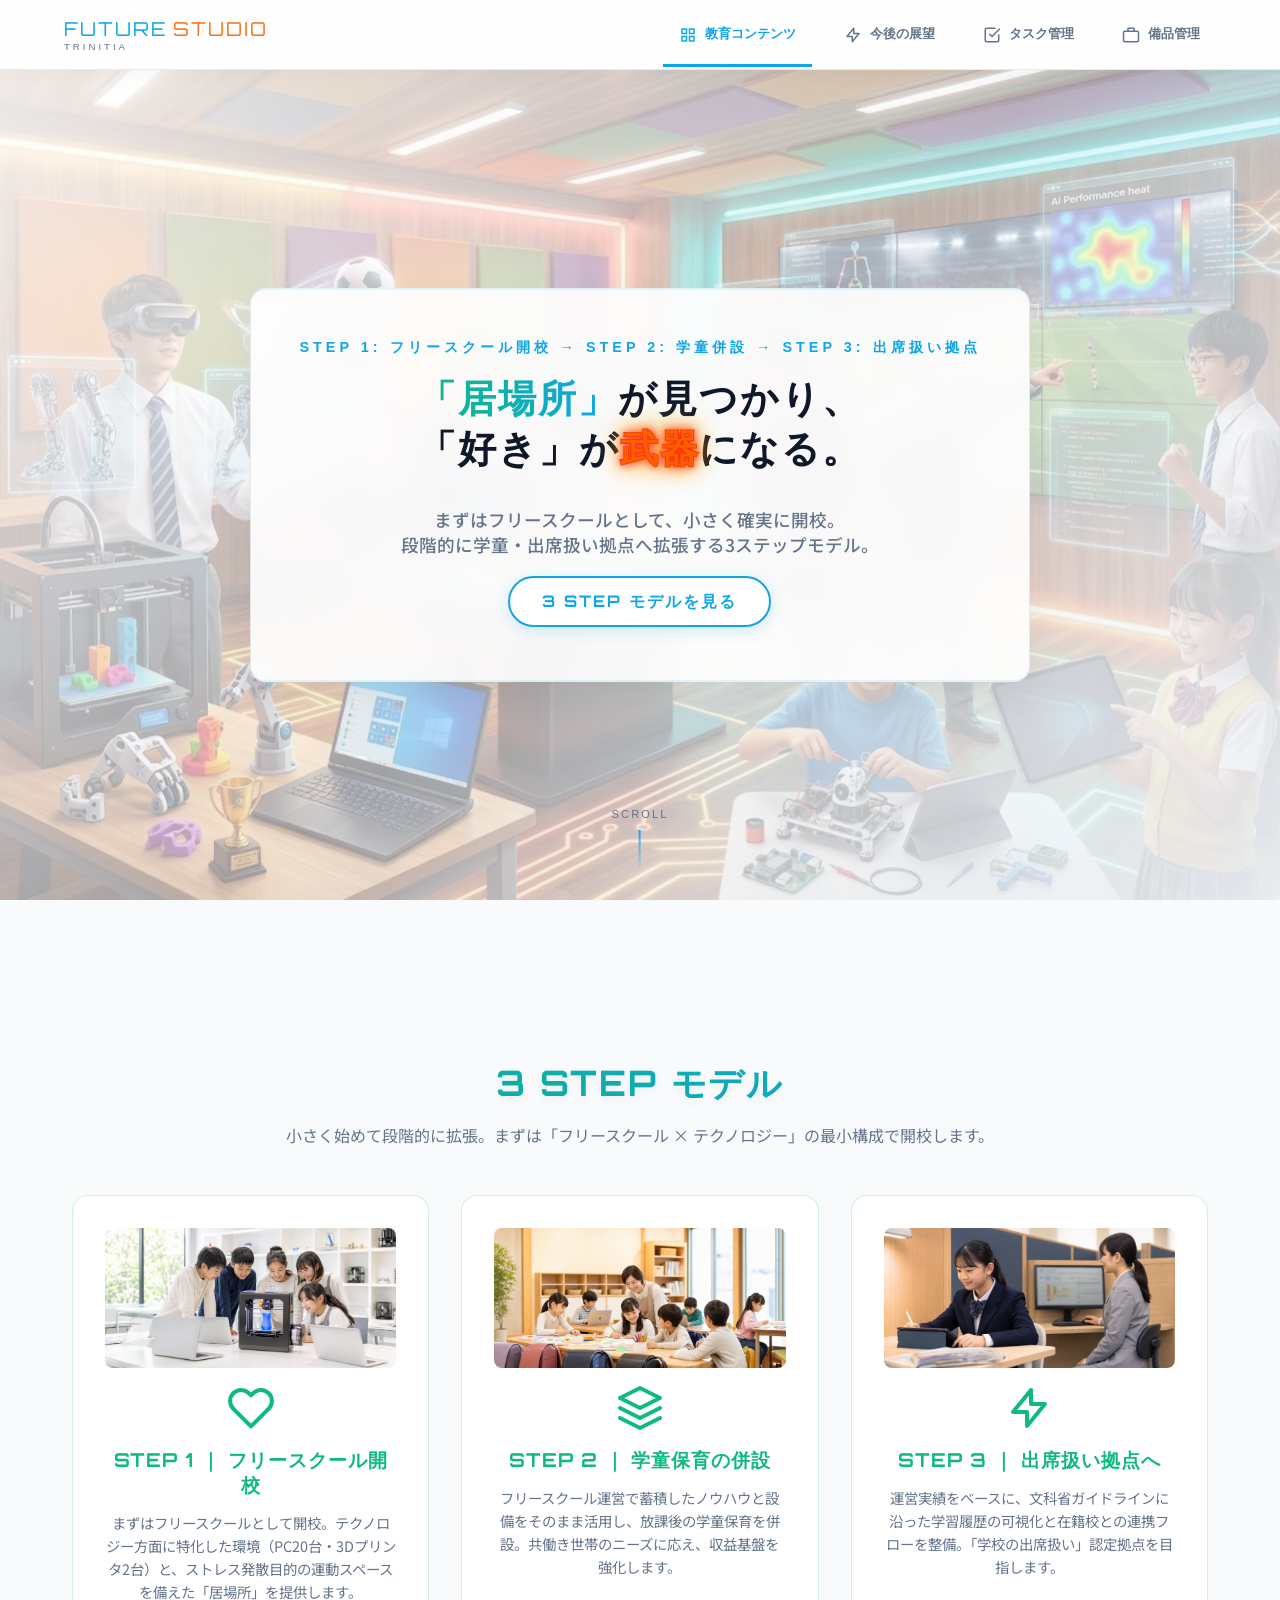
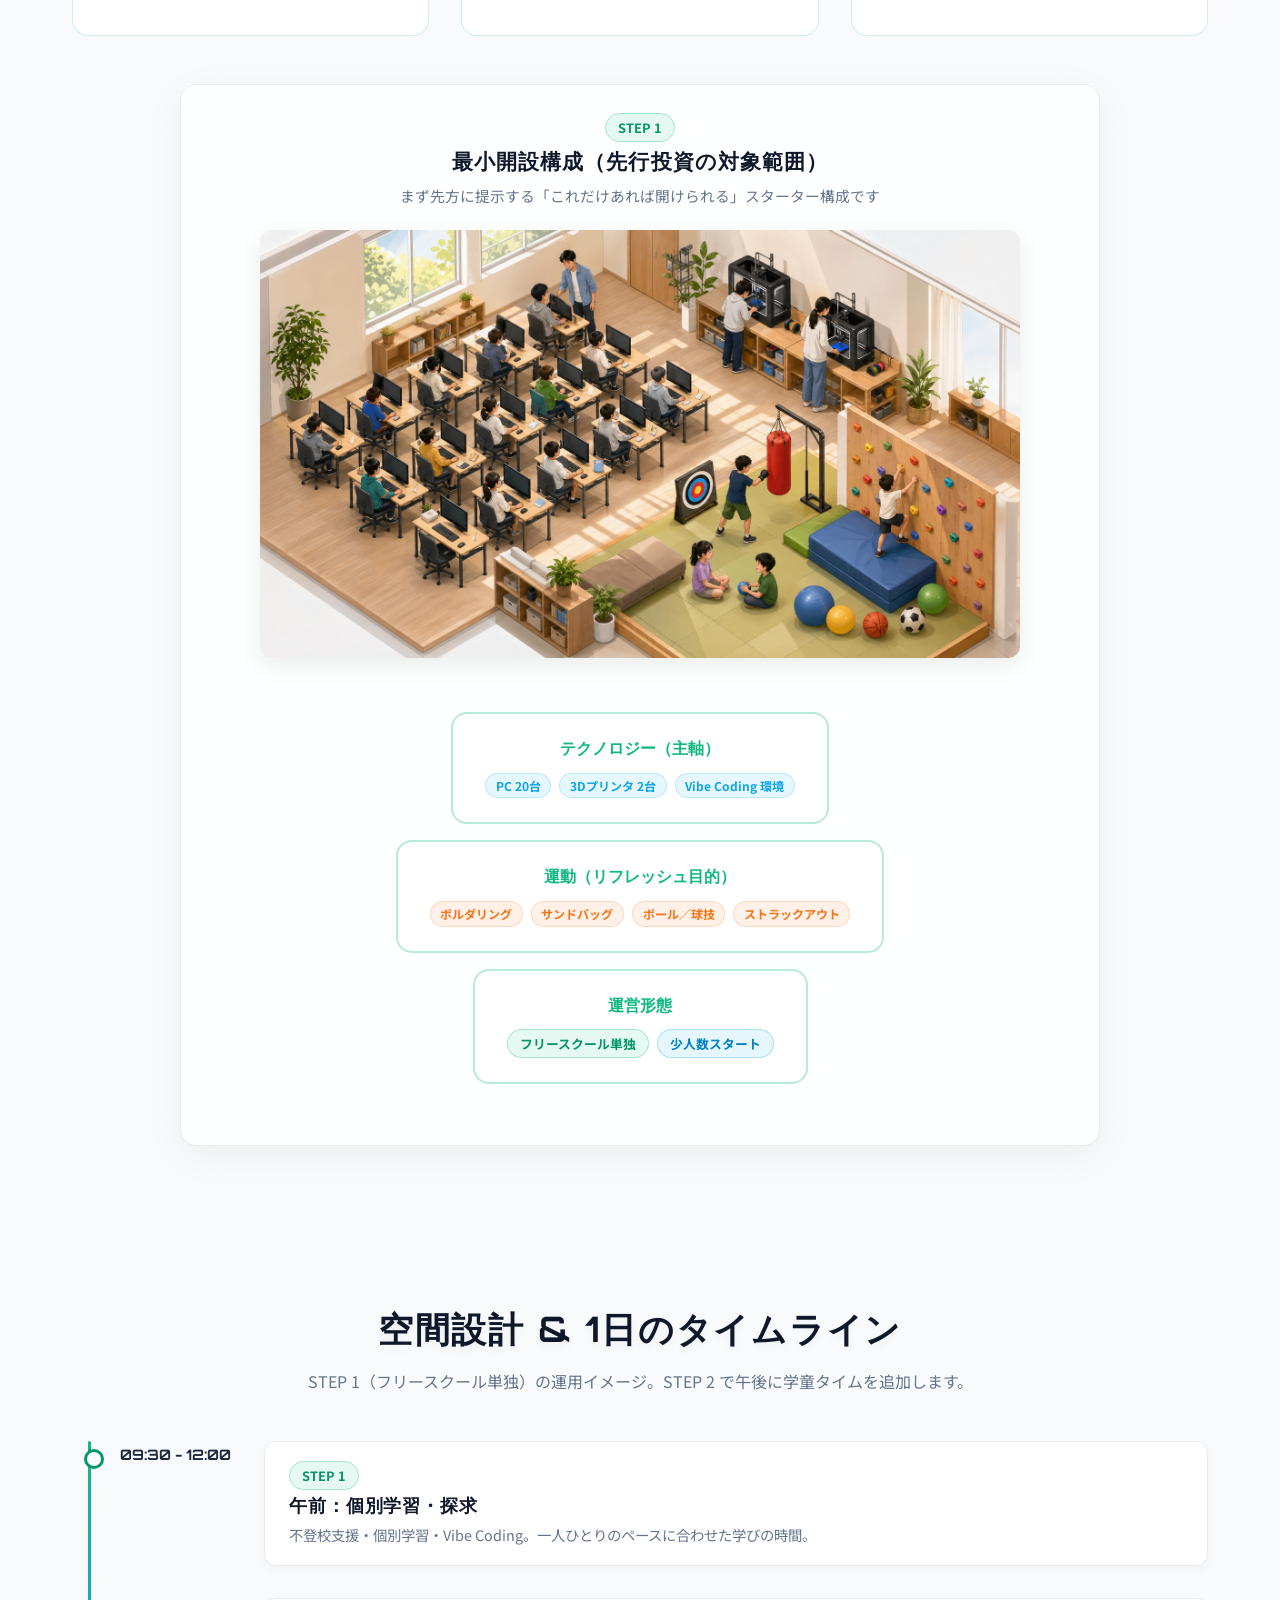
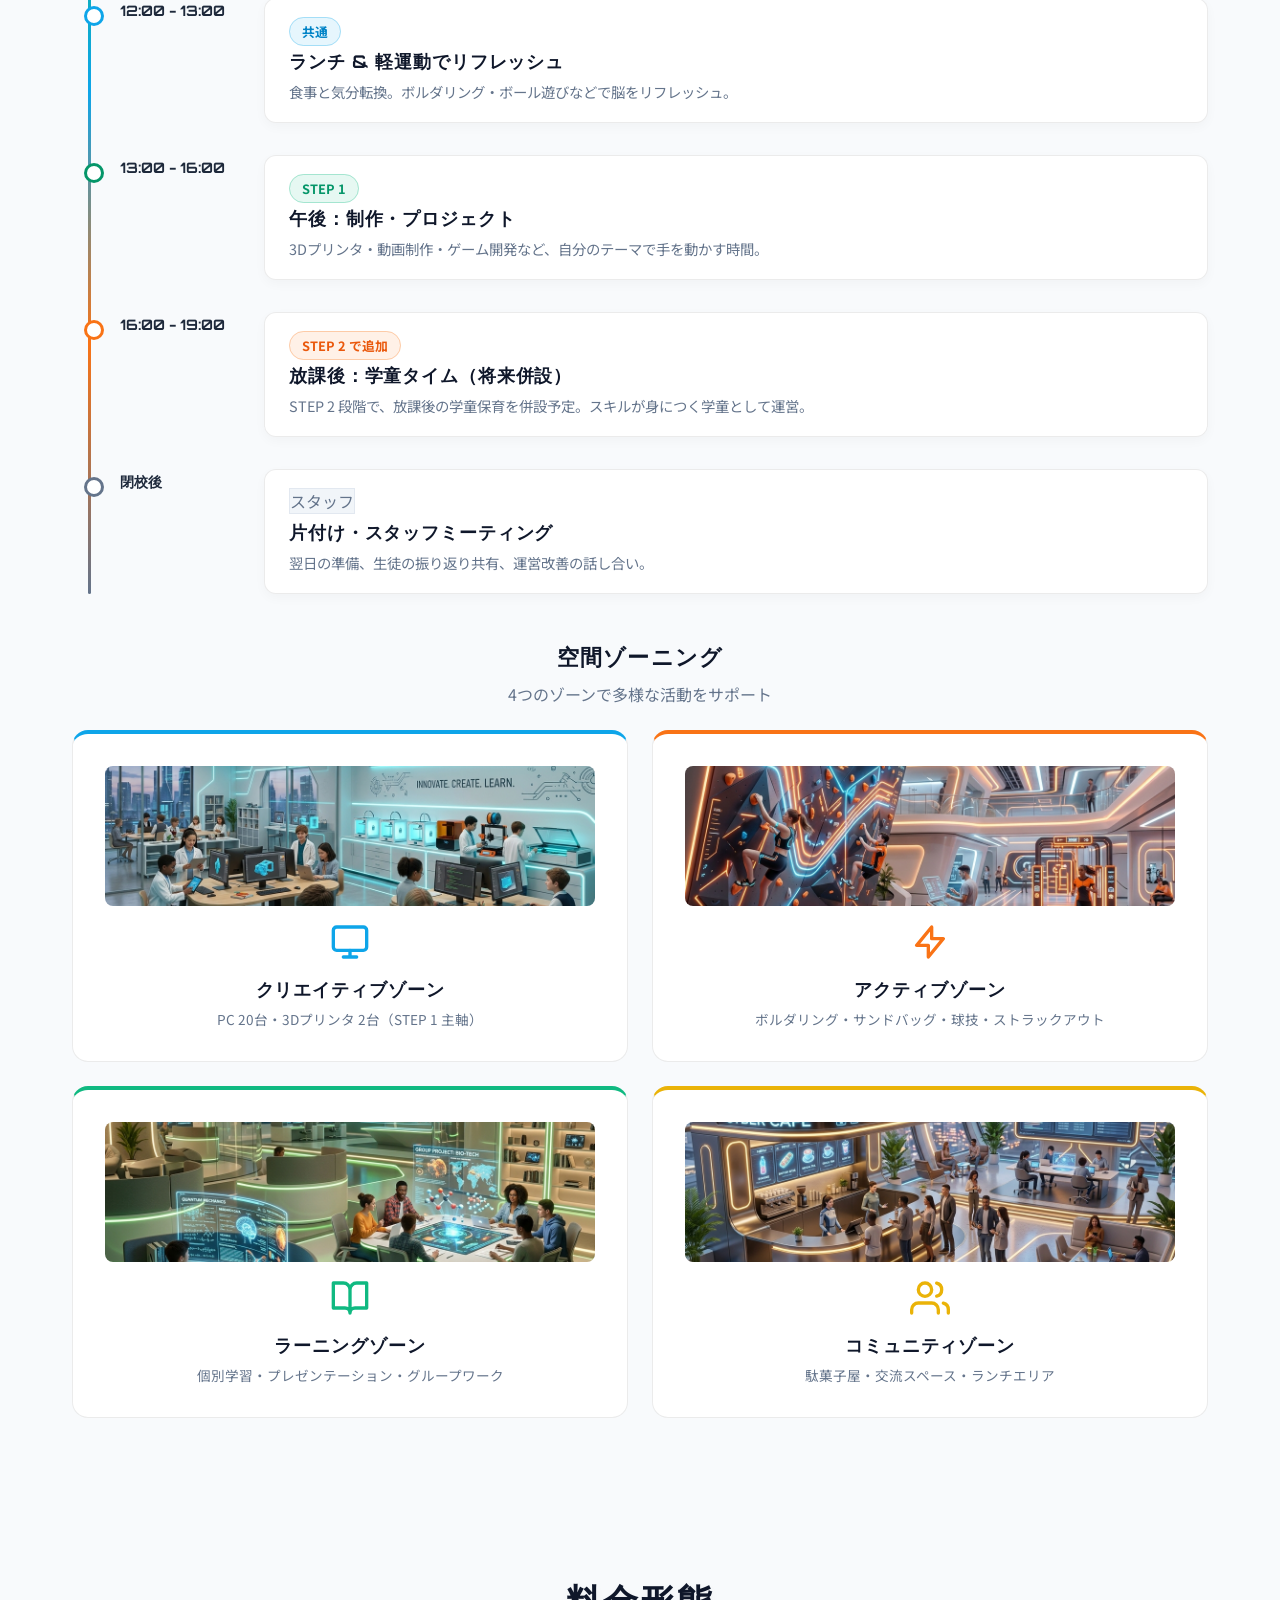
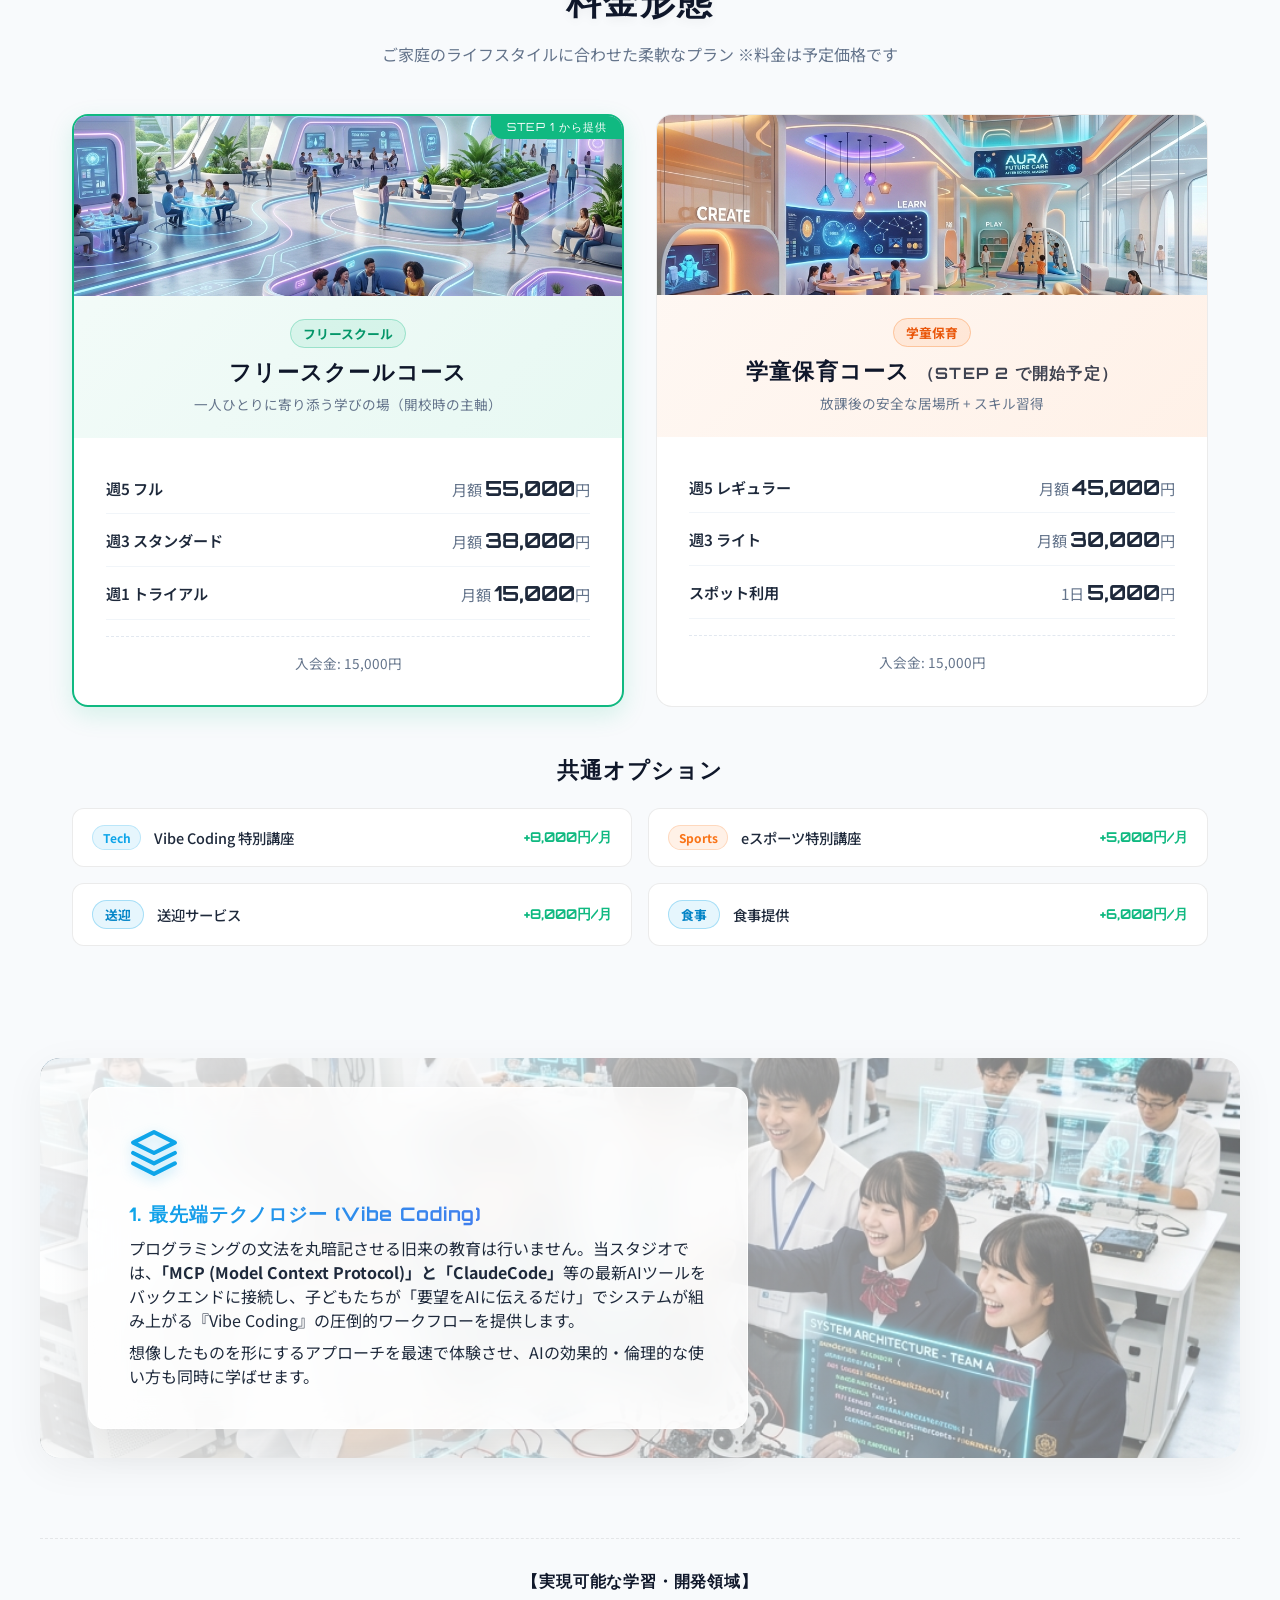
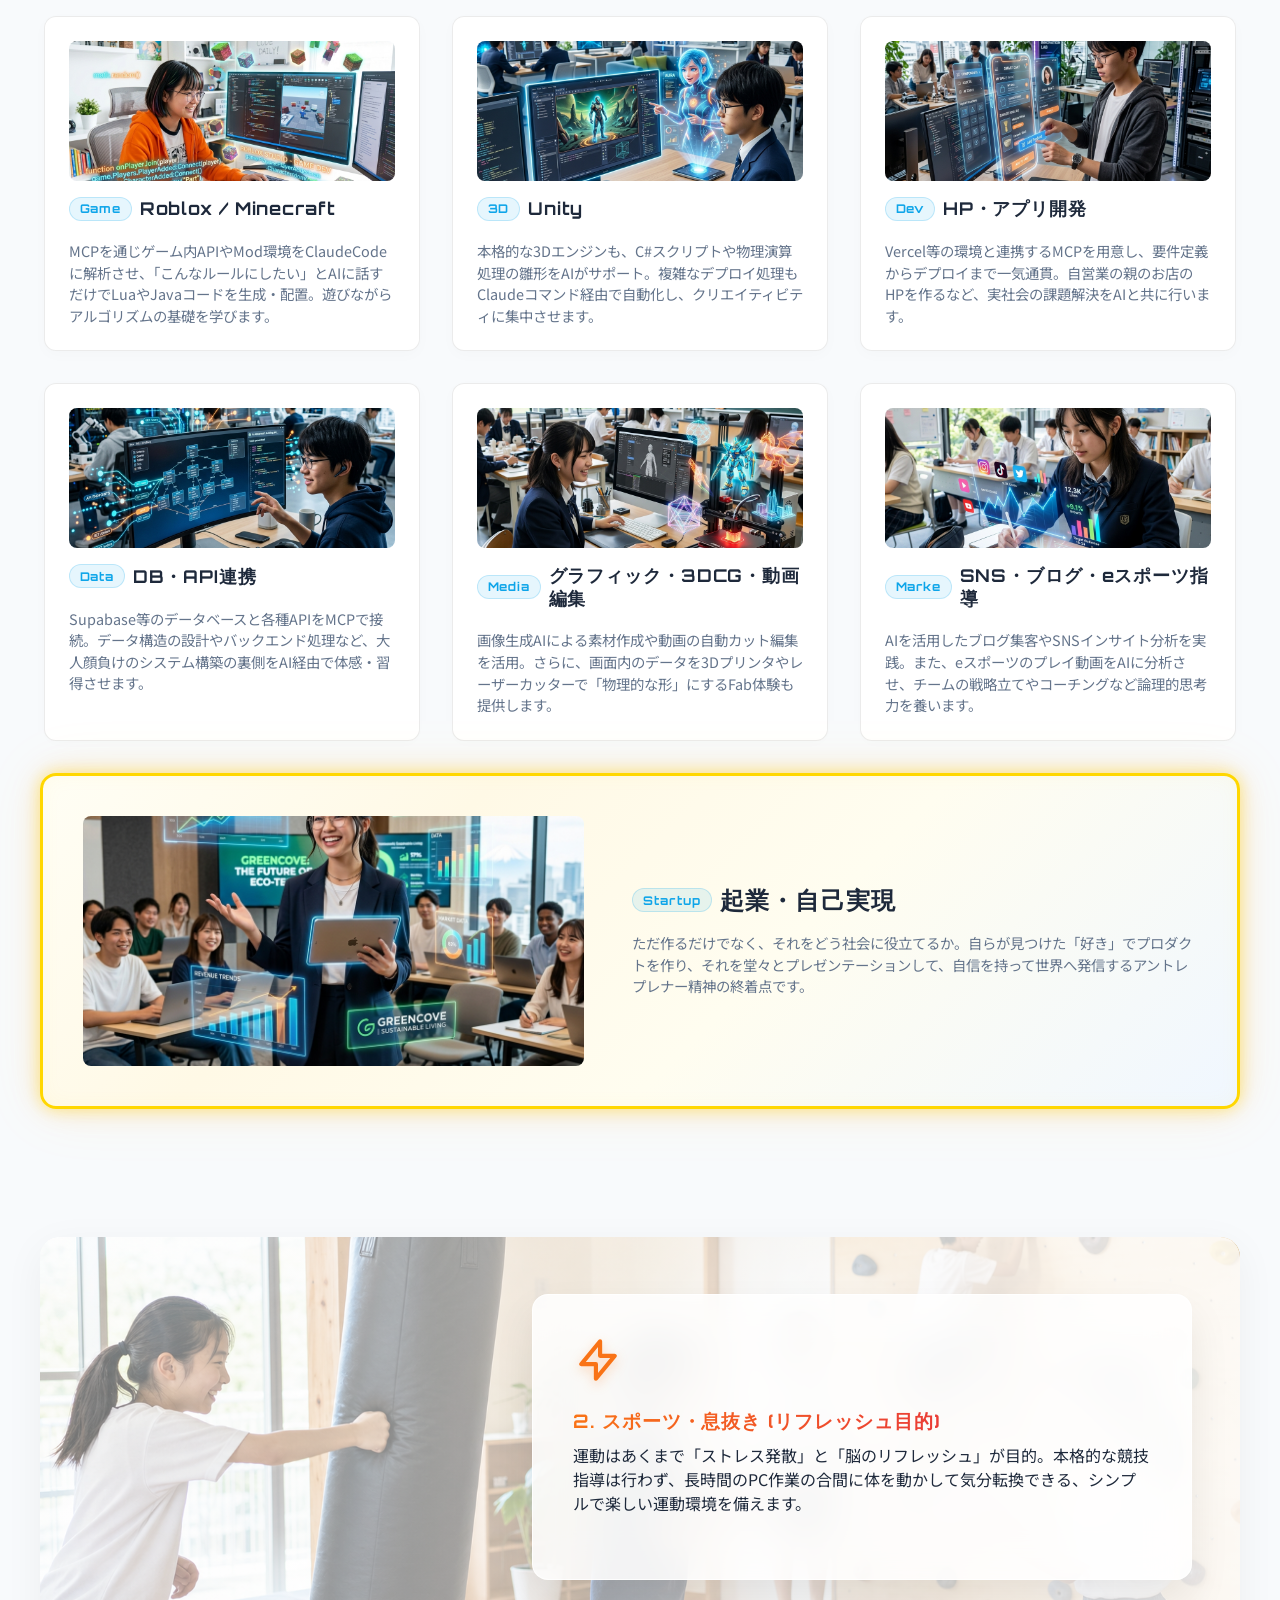
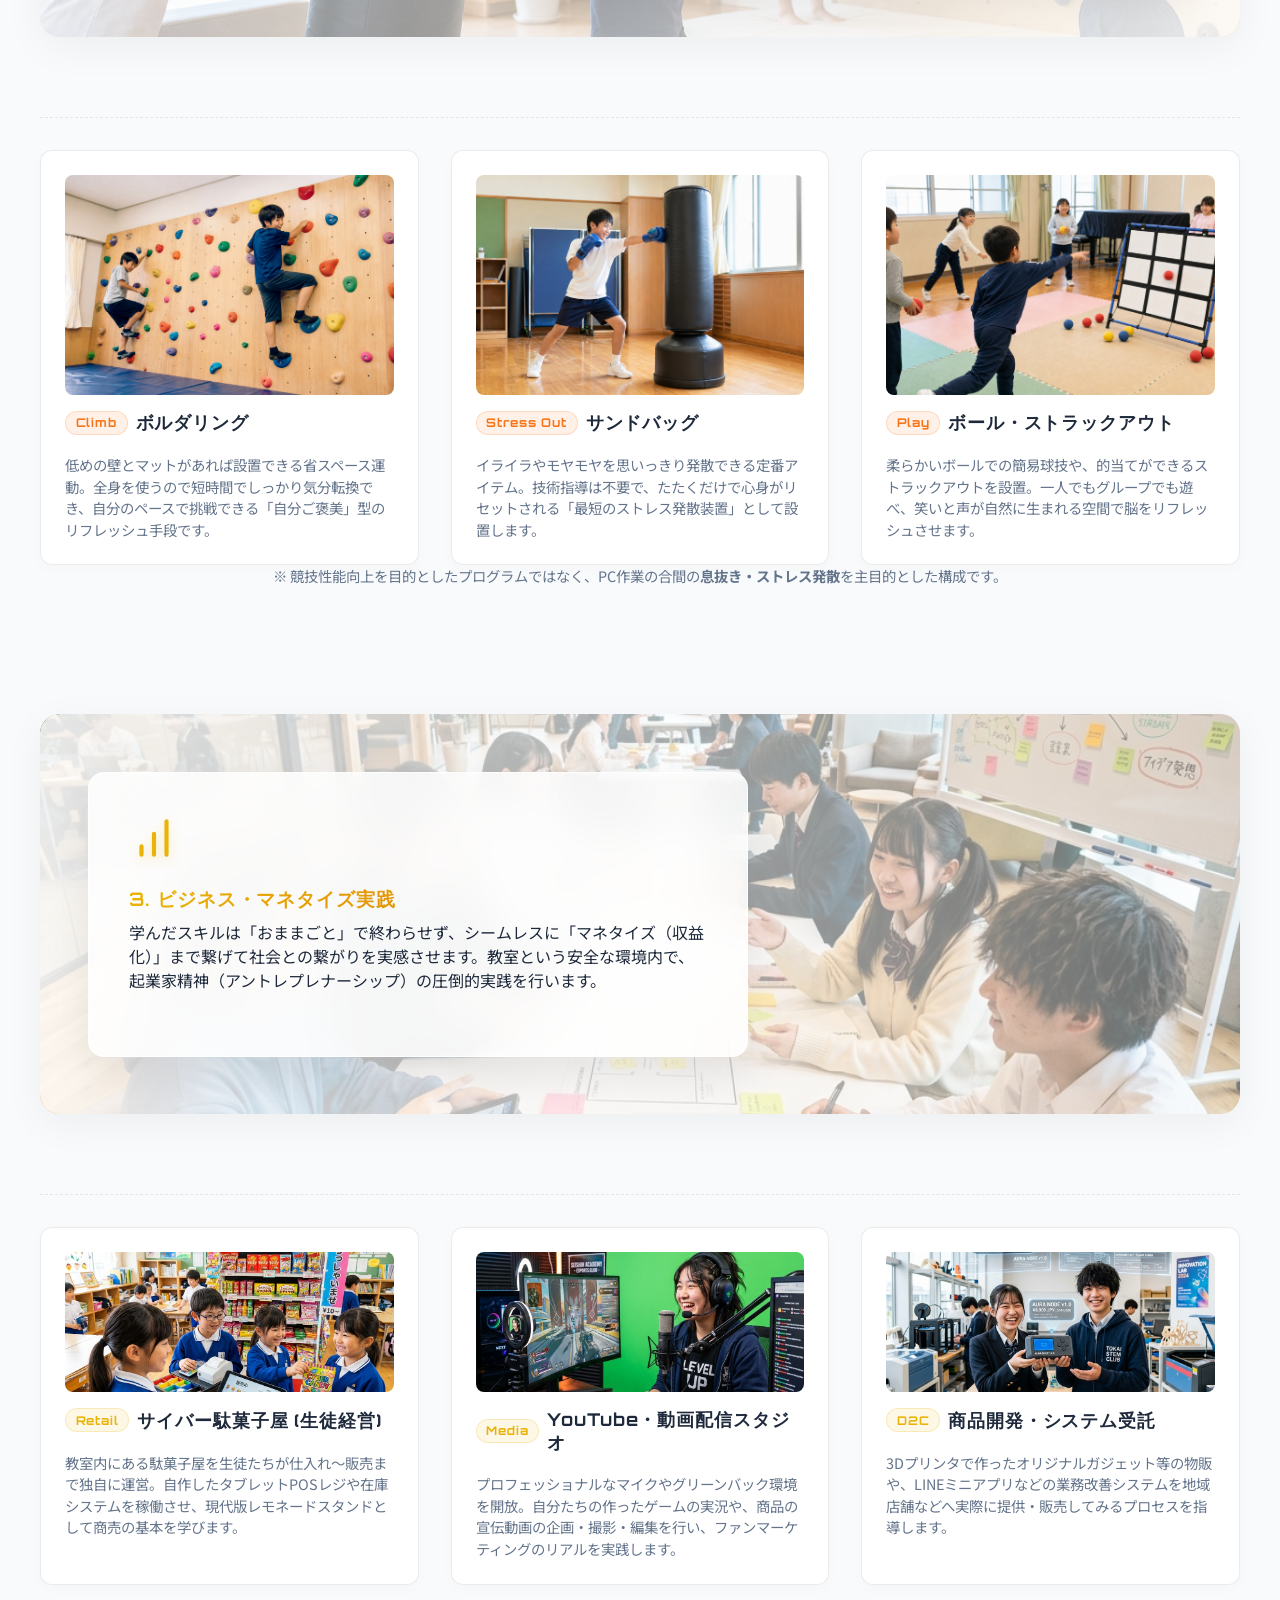
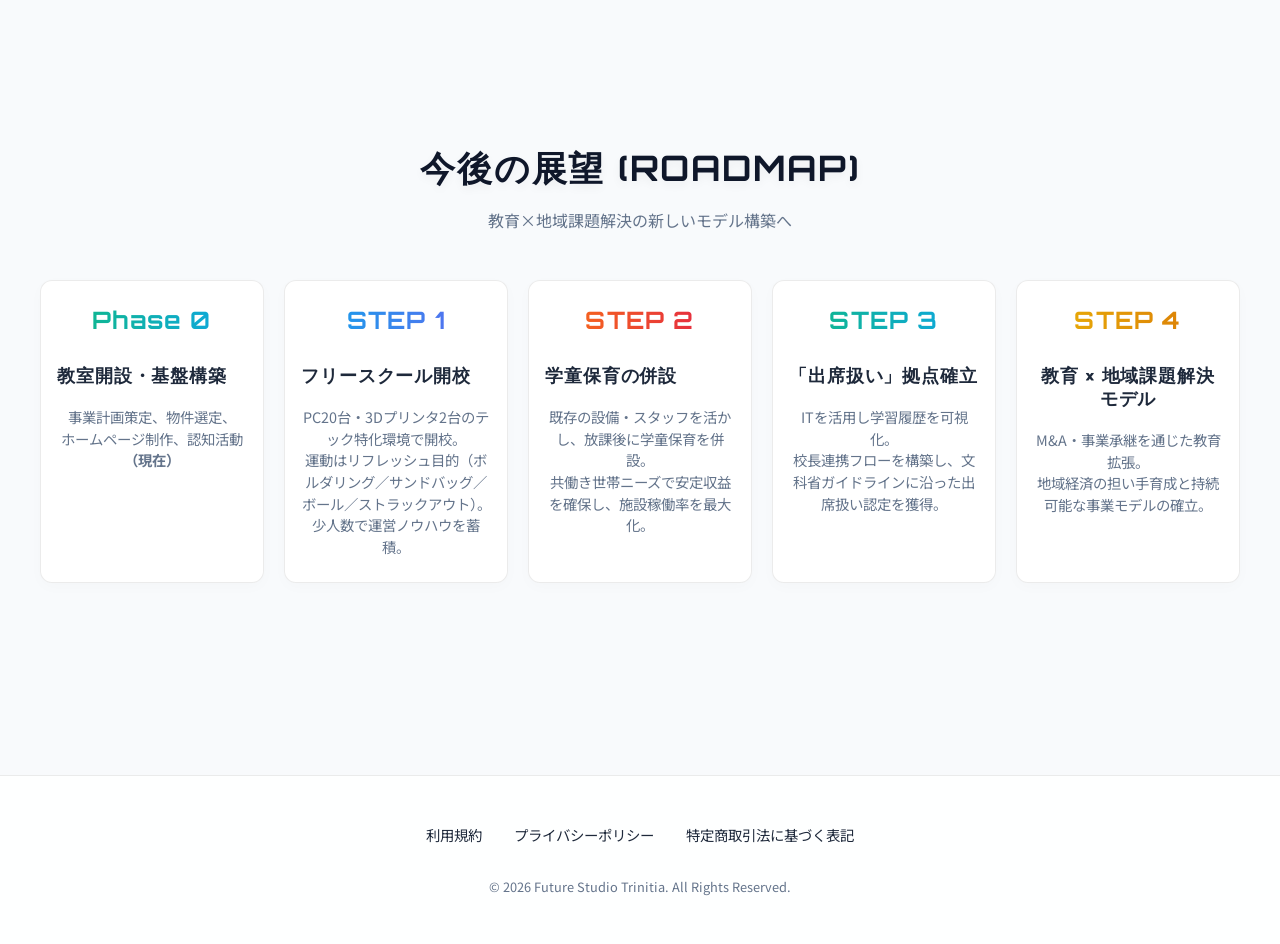
<file: index.html>
<!DOCTYPE html>
<html lang="ja">
<head>
  <meta charset="UTF-8">
  <meta name="viewport" content="width=device-width, initial-scale=1.0">
  <title>Future Studio Trinitia</title>
  <meta name="description" content="第一段階はフリースクールとして開校。PC20台・3Dプリンタ2台のテクノロジー特化環境で、運動はストレス発散とリフレッシュを目的に。段階的に学童・出席扱い拠点へ拡張する新しい教育モデル。">
  <!-- Fonts -->
  <link rel="preconnect" href="https://fonts.googleapis.com">
  <link rel="preconnect" href="https://fonts.gstatic.com" crossorigin>
  <link href="https://fonts.googleapis.com/css2?family=Noto+Sans+JP:wght@300;400;500;700;900&family=Orbitron:wght@700;900&family=Syncopate:wght@700&display=swap" rel="stylesheet">
  <!-- CSS -->
  <link rel="stylesheet" href="style.css">
</head>
<body class="light-theme">
  <!-- 背景パーティクル等キャンバス -->
  <canvas id="ambientCanvas"></canvas>

  <!-- ナビゲーションバー -->
  <nav class="glass-nav" id="topNav">
    <div class="nav-brand">
      <span class="brand-tech">FUTURE</span><span class="brand-active">STUDIO</span>
      <span class="brand-sub">TRINITIA</span>
    </div>
    
    <div class="nav-tabs" id="mainTabs">
      <div class="nav-dropdown">
        <button class="nav-tab active" data-target="view-dashboard">
          <svg viewBox="0 0 24 24" fill="none"><path d="M4 4h6v6H4V4zm10 0h6v6h-6V4zM4 14h6v6H4v-6zm10 0h6v6h-6v-6z" stroke="currentColor" stroke-width="2"/></svg>
          <span>教育コンテンツ</span>
        </button>
        <div class="dropdown-content">
          <a href="#hybrid-model" class="dropdown-item" onclick="document.querySelector('[data-target=\'view-dashboard\']').click(); setTimeout(()=>{ var el=document.getElementById('hybrid-model'); if(el) el.scrollIntoView({behavior:'smooth'}); }, 200);">3 STEP モデル</a>
          <a href="#space-design" class="dropdown-item" onclick="document.querySelector('[data-target=\'view-dashboard\']').click(); setTimeout(()=>{ var el=document.getElementById('space-design'); if(el) el.scrollIntoView({behavior:'smooth'}); }, 200);">空間設計</a>
          <a href="#pricing" class="dropdown-item" onclick="document.querySelector('[data-target=\'view-dashboard\']').click(); setTimeout(()=>{ var el=document.getElementById('pricing'); if(el) el.scrollIntoView({behavior:'smooth'}); }, 200);">料金</a>
          <a href="#tech-catalog" class="dropdown-item" onclick="document.querySelector('[data-target=\'view-dashboard\']').click(); setTimeout(()=>{ var el=document.getElementById('tech-catalog'); if(el) el.scrollIntoView({behavior:'smooth'}); }, 200);">最先端テクノロジー</a>
          <a href="#sports-catalog" class="dropdown-item" onclick="document.querySelector('[data-target=\'view-dashboard\']').click(); setTimeout(()=>{ var el=document.getElementById('sports-catalog'); if(el) el.scrollIntoView({behavior:'smooth'}); }, 200);">スポーツ・息抜き</a>
          <a href="#biz-catalog" class="dropdown-item" onclick="document.querySelector('[data-target=\'view-dashboard\']').click(); setTimeout(()=>{ var el=document.getElementById('biz-catalog'); if(el) el.scrollIntoView({behavior:'smooth'}); }, 200);">マネタイズ実践</a>
        </div>
      </div>

      <button class="nav-tab" onclick="document.querySelector('[data-target=\'view-dashboard\']').click(); setTimeout(()=>{ var el=document.getElementById('roadmap'); if(el) el.scrollIntoView({behavior:'smooth'}); }, 200);">
        <svg viewBox="0 0 24 24" fill="none"><path d="M13 10V3L4 14h7v7l9-11h-7z" stroke="currentColor" stroke-width="2" stroke-linecap="round" stroke-linejoin="round"/></svg>
        <span>今後の展望</span>
      </button>

      <button class="nav-tab" data-target="view-tasks">
        <svg viewBox="0 0 24 24" fill="none"><path d="M9 11l3 3L22 4M21 12v7a2 2 0 01-2 2H5a2 2 0 01-2-2V5a2 2 0 012-2h11" stroke="currentColor" stroke-width="2" stroke-linecap="round" stroke-linejoin="round"/></svg>
        <span>タスク管理</span>
      </button>

      <button class="nav-tab" data-target="view-equipment">
        <svg viewBox="0 0 24 24" fill="none"><path d="M20 7h-4V3H8v4H4a2 2 0 00-2 2v10a2 2 0 002 2h16a2 2 0 002-2V9a2 2 0 00-2-2zM8 3h8v4H8V3z" stroke="currentColor" stroke-width="2" stroke-linecap="round" stroke-linejoin="round"/></svg>
        <span>備品管理</span>
      </button>
    </div>
    
    <button class="mobile-toggle" id="mobileToggle" aria-label="モバイルメニュー連携">
      <span></span><span></span><span></span>
    </button>
  </nav>

  <!-- コンテンツ領域 -->
  <main class="main-container">

    <!-- ============================================== -->
    <!-- VIEW: 1. Dashboard (Ideation & Presentation) -->
    <!-- ============================================== -->
    <section id="view-dashboard" class="view-section active">
      
      <!-- HERO -->
      <div class="hero flex-center" style="background-image: url('images/top.jpeg');">
        <div class="hero-overlay"></div>
        <div class="glass-card hero-content text-center stagger-anim" style="padding: 3rem;">
          <p class="hero-tagline">STEP 1: フリースクール開校 → STEP 2: 学童併設 → STEP 3: 出席扱い拠点</p>
          <h1 class="hero-title" id="anim-hero-title" style="font-size: clamp(1.6rem, 3.5vw, 2.4rem); line-height: 1.3; min-height: 3em;"></h1>
          <p class="hero-desc" id="anim-hero-desc" style="min-height: 3em;"></p>
          <a href="#hybrid-model" class="btn btn-glow mt-2">3 STEP モデルを見る</a>
        </div>
        <div class="scroll-indicator">
          <span>SCROLL</span>
          <div class="line"></div>
        </div>
      </div>

      <!-- VISION: Core Values -->
      <div class="container section-padding" id="vision">

        <!-- SECTION 0: STEP MODEL -->
        <div class="theme-wrapper" data-bg="#a7f3d0" style="padding: 2rem 0; border-radius: 20px;" id="hybrid-model">
          <div class="section-header text-center mt-4 mb-4">
            <h2 class="h2-cyber gradient-hybrid">3 STEP モデル</h2>
            <p class="text-muted">小さく始めて段階的に拡張。まずは「フリースクール × テクノロジー」の最小構成で開校します。</p>
          </div>

          <!-- 段階モデル -->
          <div class="hybrid-values-grid mb-4">
            <div class="hybrid-value-card">
              <div class="card-img-wrapper"><img src="images/step1_freeschool.png" alt="STEP 1 フリースクール"></div>
              <div class="hybrid-value-icon">
                <svg viewBox="0 0 24 24" fill="none"><path d="M20.84 4.61a5.5 5.5 0 00-7.78 0L12 5.67l-1.06-1.06a5.5 5.5 0 00-7.78 7.78l1.06 1.06L12 21.23l7.78-7.78 1.06-1.06a5.5 5.5 0 000-7.78z" stroke="currentColor" stroke-width="2" stroke-linecap="round" stroke-linejoin="round"/></svg>
              </div>
              <h3>STEP 1 ｜ フリースクール開校</h3>
              <p>まずはフリースクールとして開校。テクノロジー方面に特化した環境（PC20台・3Dプリンタ2台）と、ストレス発散目的の運動スペースを備えた「居場所」を提供します。</p>
            </div>
            <div class="hybrid-value-card">
              <div class="card-img-wrapper"><img src="images/step2_gakudo.png" alt="STEP 2 学童併設"></div>
              <div class="hybrid-value-icon">
                <svg viewBox="0 0 24 24" fill="none"><path d="M12 2L2 7l10 5 10-5-10-5zM2 17l10 5 10-5M2 12l10 5 10-5" stroke="currentColor" stroke-width="2" stroke-linecap="round" stroke-linejoin="round"/></svg>
              </div>
              <h3>STEP 2 ｜ 学童保育の併設</h3>
              <p>フリースクール運営で蓄積したノウハウと設備をそのまま活用し、放課後の学童保育を併設。共働き世帯のニーズに応え、収益基盤を強化します。</p>
            </div>
            <div class="hybrid-value-card">
              <div class="card-img-wrapper"><img src="images/step3_attendance.png" alt="STEP 3 出席扱い拠点"></div>
              <div class="hybrid-value-icon">
                <svg viewBox="0 0 24 24" fill="none"><path d="M13 10V3L4 14h7v7l9-11h-7z" stroke="currentColor" stroke-width="2" stroke-linecap="round" stroke-linejoin="round"/></svg>
              </div>
              <h3>STEP 3 ｜ 出席扱い拠点へ</h3>
              <p>運営実績をベースに、文科省ガイドラインに沿った学習履歴の可視化と在籍校との連携フローを整備。「学校の出席扱い」認定拠点を目指します。</p>
            </div>
          </div>

          <!-- Phase 1 最小設計サマリー -->
          <div class="glass-card" style="padding: 1.8rem; border-radius: 16px; max-width: 920px; margin: 0 auto;">
            <div class="text-center mb-3">
              <span class="badge-freeschool">STEP 1</span>
              <h3 style="margin-top: 0.6rem; font-size: 1.3rem;">最小開設構成（先行投資の対象範囲）</h3>
              <p class="text-muted" style="font-size: 0.92rem;">まず先方に提示する「これだけあれば開けられる」スターター構成です</p>
            </div>
            <div style="margin: 0 auto 1.4rem; max-width: 760px; border-radius: 12px; overflow: hidden; box-shadow: 0 8px 24px rgba(0,0,0,0.08);">
              <img src="images/step1_overview.png" alt="STEP1 最小開設構成の全景" style="width: 100%; height: auto; display: block;">
            </div>
            <div class="hybrid-diagram" style="flex-wrap: wrap; gap: 1rem;">
              <div class="diagram-stage">
                <div class="diagram-label">テクノロジー（主軸）</div>
                <div class="diagram-items">
                  <span class="badge-tech">PC 20台</span>
                  <span class="badge-tech">3Dプリンタ 2台</span>
                  <span class="badge-tech">Vibe Coding 環境</span>
                </div>
              </div>
              <div class="diagram-stage">
                <div class="diagram-label">運動（リフレッシュ目的）</div>
                <div class="diagram-items">
                  <span class="badge-sports">ボルダリング</span>
                  <span class="badge-sports">サンドバッグ</span>
                  <span class="badge-sports">ボール／球技</span>
                  <span class="badge-sports">ストラックアウト</span>
                </div>
              </div>
              <div class="diagram-stage">
                <div class="diagram-label">運営形態</div>
                <div class="diagram-items">
                  <span class="badge-freeschool">フリースクール単独</span>
                  <span class="badge-hybrid">少人数スタート</span>
                </div>
              </div>
            </div>
          </div>
        </div>

        <br><br>

        <!-- SECTION 0.5: SPACE DESIGN & TIMELINE -->
        <div class="theme-wrapper" data-bg="#bae6fd" style="padding: 2rem 0; border-radius: 20px;" id="space-design">
          <div class="section-header text-center mt-4 mb-4">
            <h2 class="h2-cyber">空間設計 & 1日のタイムライン</h2>
            <p class="text-muted">STEP 1（フリースクール単独）の運用イメージ。STEP 2 で午後に学童タイムを追加します。</p>
          </div>

          <!-- タイムライン -->
          <div class="timeline-section mb-4">
            <div class="timeline-vertical">
              <div class="timeline-item" data-type="freeschool">
                <div class="timeline-time">09:30 - 12:00</div>
                <div class="timeline-content">
                  <span class="badge-freeschool">STEP 1</span>
                  <h4>午前：個別学習・探求</h4>
                  <p>不登校支援・個別学習・Vibe Coding。一人ひとりのペースに合わせた学びの時間。</p>
                </div>
              </div>
              <div class="timeline-item" data-type="shared">
                <div class="timeline-time">12:00 - 13:00</div>
                <div class="timeline-content">
                  <span class="badge-hybrid">共通</span>
                  <h4>ランチ & 軽運動でリフレッシュ</h4>
                  <p>食事と気分転換。ボルダリング・ボール遊びなどで脳をリフレッシュ。</p>
                </div>
              </div>
              <div class="timeline-item" data-type="freeschool">
                <div class="timeline-time">13:00 - 16:00</div>
                <div class="timeline-content">
                  <span class="badge-freeschool">STEP 1</span>
                  <h4>午後：制作・プロジェクト</h4>
                  <p>3Dプリンタ・動画制作・ゲーム開発など、自分のテーマで手を動かす時間。</p>
                </div>
              </div>
              <div class="timeline-item" data-type="gakudo">
                <div class="timeline-time">16:00 - 19:00</div>
                <div class="timeline-content">
                  <span class="badge-gakudo">STEP 2 で追加</span>
                  <h4>放課後：学童タイム（将来併設）</h4>
                  <p>STEP 2 段階で、放課後の学童保育を併設予定。スキルが身につく学童として運営。</p>
                </div>
              </div>
              <div class="timeline-item" data-type="staff">
                <div class="timeline-time">閉校後</div>
                <div class="timeline-content">
                  <span class="badge-cat">スタッフ</span>
                  <h4>片付け・スタッフミーティング</h4>
                  <p>翌日の準備、生徒の振り返り共有、運営改善の話し合い。</p>
                </div>
              </div>
            </div>
          </div>

          <!-- 空間ゾーニング -->
          <div class="section-header text-center mb-3">
            <h3 style="font-size: 1.4rem;">空間ゾーニング</h3>
            <p class="text-muted">4つのゾーンで多様な活動をサポート</p>
          </div>
          <div class="zone-grid">
            <div class="zone-card zone-creative">
              <div class="card-img-wrapper"><img src="images/zone_creative.png" alt="クリエイティブゾーン"></div>
              <div class="zone-icon">
                <svg viewBox="0 0 24 24" fill="none"><rect x="2" y="3" width="20" height="14" rx="2" stroke="currentColor" stroke-width="2"/><path d="M8 21h8M12 17v4" stroke="currentColor" stroke-width="2" stroke-linecap="round"/></svg>
              </div>
              <h4>クリエイティブゾーン</h4>
              <p>PC 20台・3Dプリンタ 2台（STEP 1 主軸）</p>
            </div>
            <div class="zone-card zone-active">
              <div class="card-img-wrapper"><img src="images/zone_active.png" alt="アクティブゾーン"></div>
              <div class="zone-icon">
                <svg viewBox="0 0 24 24" fill="none"><path d="M13 10V3L4 14h7v7l9-11h-7z" stroke="currentColor" stroke-width="2" stroke-linecap="round" stroke-linejoin="round"/></svg>
              </div>
              <h4>アクティブゾーン</h4>
              <p>ボルダリング・サンドバッグ・球技・ストラックアウト</p>
            </div>
            <div class="zone-card zone-learning">
              <div class="card-img-wrapper"><img src="images/zone_learning.png" alt="ラーニングゾーン"></div>
              <div class="zone-icon">
                <svg viewBox="0 0 24 24" fill="none"><path d="M2 3h6a4 4 0 014 4v14a3 3 0 00-3-3H2V3zM22 3h-6a4 4 0 00-4 4v14a3 3 0 013-3h7V3z" stroke="currentColor" stroke-width="2" stroke-linecap="round" stroke-linejoin="round"/></svg>
              </div>
              <h4>ラーニングゾーン</h4>
              <p>個別学習・プレゼンテーション・グループワーク</p>
            </div>
            <div class="zone-card zone-community">
              <div class="card-img-wrapper"><img src="images/zone_community.png" alt="コミュニティゾーン"></div>
              <div class="zone-icon">
                <svg viewBox="0 0 24 24" fill="none"><path d="M17 21v-2a4 4 0 00-4-4H5a4 4 0 00-4 4v2M9 11a4 4 0 100-8 4 4 0 000 8zM23 21v-2a4 4 0 00-3-3.87M16 3.13a4 4 0 010 7.75" stroke="currentColor" stroke-width="2" stroke-linecap="round" stroke-linejoin="round"/></svg>
              </div>
              <h4>コミュニティゾーン</h4>
              <p>駄菓子屋・交流スペース・ランチエリア</p>
            </div>
          </div>
        </div>

        <br><br>

        <!-- SECTION 0.7: PRICING -->
        <div class="theme-wrapper" data-bg="#fce7f3" style="padding: 2rem 0; border-radius: 20px;" id="pricing">
          <div class="section-header text-center mt-4 mb-4">
            <h2 class="h2-cyber">料金形態</h2>
            <p class="text-muted">ご家庭のライフスタイルに合わせた柔軟なプラン ※料金は予定価格です</p>
          </div>

          <div class="pricing-grid mb-4">
            <!-- フリースクールコース（STEP 1 先行） -->
            <div class="pricing-card pricing-card-recommended">
              <div class="pricing-recommended-label">STEP 1 から提供</div>
              <div class="card-img-wrapper"><img src="images/course_free.png" alt="フリースクールコース"></div>
              <div class="pricing-header pricing-header-freeschool">
                <span class="badge-freeschool">フリースクール</span>
                <h3>フリースクールコース</h3>
                <p>一人ひとりに寄り添う学びの場（開校時の主軸）</p>
              </div>
              <div class="pricing-body">
                <div class="pricing-plan">
                  <div class="plan-name">週5 フル</div>
                  <div class="plan-price">月額 <strong>55,000</strong>円</div>
                </div>
                <div class="pricing-plan">
                  <div class="plan-name">週3 スタンダード</div>
                  <div class="plan-price">月額 <strong>38,000</strong>円</div>
                </div>
                <div class="pricing-plan">
                  <div class="plan-name">週1 トライアル</div>
                  <div class="plan-price">月額 <strong>15,000</strong>円</div>
                </div>
                <div class="pricing-note">入会金: 15,000円</div>
              </div>
            </div>

            <!-- 学童保育コース（STEP 2 で開始） -->
            <div class="pricing-card">
              <div class="card-img-wrapper"><img src="images/course_gakudo.png" alt="学童保育コース"></div>
              <div class="pricing-header pricing-header-gakudo">
                <span class="badge-gakudo">学童保育</span>
                <h3>学童保育コース <small style="font-size:0.7em; opacity:0.8;">（STEP 2 で開始予定）</small></h3>
                <p>放課後の安全な居場所 + スキル習得</p>
              </div>
              <div class="pricing-body">
                <div class="pricing-plan">
                  <div class="plan-name">週5 レギュラー</div>
                  <div class="plan-price">月額 <strong>45,000</strong>円</div>
                </div>
                <div class="pricing-plan">
                  <div class="plan-name">週3 ライト</div>
                  <div class="plan-price">月額 <strong>30,000</strong>円</div>
                </div>
                <div class="pricing-plan">
                  <div class="plan-name">スポット利用</div>
                  <div class="plan-price">1日 <strong>5,000</strong>円</div>
                </div>
                <div class="pricing-note">入会金: 15,000円</div>
              </div>
            </div>

          </div>

          <!-- 共通オプション -->
          <div class="section-header text-center mb-3">
            <h3 style="font-size: 1.4rem;">共通オプション</h3>
          </div>
          <div class="options-grid">
            <div class="option-item">
              <span class="badge-tech">Tech</span>
              <span class="option-name">Vibe Coding 特別講座</span>
              <span class="option-price">+8,000円/月</span>
            </div>
            <div class="option-item">
              <span class="badge-sports">Sports</span>
              <span class="option-name">eスポーツ特別講座</span>
              <span class="option-price">+5,000円/月</span>
            </div>
            <div class="option-item">
              <span class="badge-hybrid">送迎</span>
              <span class="option-name">送迎サービス</span>
              <span class="option-price">+8,000円/月</span>
            </div>
            <div class="option-item">
              <span class="badge-hybrid">食事</span>
              <span class="option-name">食事提供</span>
              <span class="option-price">+6,000円/月</span>
            </div>
          </div>
        </div>

        <br><br>

        <!-- SECTION 1: TECH -->
        <div class="theme-wrapper" data-bg="#bfdbfe" style="padding: 2rem 0; border-radius: 20px;">
          <div class="overlay-layout mb-4">
            <div class="overlay-item">
              <div class="overlay-img-wrapper">
                <img src="images/jp_main_tech.png" alt="最先端テクノロジー" class="glow-img">
              </div>
              <div class="overlay-panel">
                <div class="value-icon glow-tech mb-3">
                  <svg viewBox="0 0 24 24" fill="none"><path d="M12 2L2 7l10 5 10-5-10-5zM2 17l10 5 10-5M2 12l10 5 10-5" stroke="currentColor" stroke-width="2" stroke-linecap="round" stroke-linejoin="round"/></svg>
                </div>
                <h3 class="gradient-tech">1. 最先端テクノロジー (Vibe Coding)</h3>
                <p class="mb-2">プログラミングの文法を丸暗記させる旧来の教育は行いません。当スタジオでは、<strong>「MCP (Model Context Protocol)」と「ClaudeCode」</strong>等の最新AIツールをバックエンドに接続し、子どもたちが「要望をAIに伝えるだけ」でシステムが組み上がる『Vibe Coding』の圧倒的ワークフローを提供します。</p>
                <p>想像したものを形にするアプローチを最速で体験させ、AIの効果的・倫理的な使い方も同時に学ばせます。</p>
              </div>
            </div>
          </div>

          <div class="catalog-section" id="tech-catalog">
            <h4 class="text-center mb-3">【実現可能な学習・開発領域】</h4>
            <div class="catalog-grid justify-center">
              <div class="catalog-item">
                <div class="img-wrapper"><img src="images/jp_tech_roblox.png" alt="Roblox/Minecraft"></div>
                <h4><span class="badge-tech">Game</span> Roblox / Minecraft</h4>
                <p>MCPを通じゲーム内APIやMod環境をClaudeCodeに解析させ、「こんなルールにしたい」とAIに話すだけでLuaやJavaコードを生成・配置。遊びながらアルゴリズムの基礎を学びます。</p>
              </div>
              <div class="catalog-item">
                <div class="img-wrapper"><img src="images/jp_tech_unity.png" alt="Unity"></div>
                <h4><span class="badge-tech">3D</span> Unity</h4>
                <p>本格的な3Dエンジンも、C#スクリプトや物理演算処理の雛形をAIがサポート。複雑なデプロイ処理もClaudeコマンド経由で自動化し、クリエイティビティに集中させます。</p>
              </div>
              <div class="catalog-item">
                <div class="img-wrapper"><img src="images/jp_tech_app.png" alt="HP/App"></div>
                <h4><span class="badge-tech">Dev</span> HP・アプリ開発</h4>
                <p>Vercel等の環境と連携するMCPを用意し、要件定義からデプロイまで一気通貫。自営業の親のお店のHPを作るなど、実社会の課題解決をAIと共に行います。</p>
              </div>
              <div class="catalog-item">
                <div class="img-wrapper"><img src="images/jp_tech_db.png" alt="DB/API"></div>
                <h4><span class="badge-tech">Data</span> DB・API連携</h4>
                <p>Supabase等のデータベースと各種APIをMCPで接続。データ構造の設計やバックエンド処理など、大人顔負けのシステム構築の裏側をAI経由で体感・習得させます。</p>
              </div>
              <div class="catalog-item">
                <div class="img-wrapper"><img src="images/jp_tech_gfx.png" alt="Creative"></div>
                <h4><span class="badge-tech">Media</span> グラフィック・3DCG・動画編集</h4>
                <p>画像生成AIによる素材作成や動画の自動カット編集を活用。さらに、画面内のデータを3Dプリンタやレーザーカッターで「物理的な形」にするFab体験も提供します。</p>
              </div>
              <div class="catalog-item">
                <div class="img-wrapper"><img src="images/jp_tech_sns.png" alt="Marketing"></div>
                <h4><span class="badge-tech">Marke</span> SNS・ブログ・eスポーツ指導</h4>
                <p>AIを活用したブログ集客やSNSインサイト分析を実践。また、eスポーツのプレイ動画をAIに分析させ、チームの戦略立てやコーチングなど論理的思考力を養います。</p>
              </div>
              <div class="catalog-item highlight-card">
                <div class="img-wrapper"><img src="images/jp_tech_startup.png" alt="Entrepreneurship"></div>
                <div class="card-content">
                  <h4><span class="badge-tech">Startup</span> 起業・自己実現</h4>
                  <p>ただ作るだけでなく、それをどう社会に役立てるか。自らが見つけた「好き」でプロダクトを作り、それを堂々とプレゼンテーションして、自信を持って世界へ発信するアントレプレナー精神の終着点です。</p>
                </div>
              </div>
            </div>
          </div>
        </div>

        <br><br>

        <!-- SECTION 2: SPORTS -->
        <div class="theme-wrapper" data-bg="#fdba74" style="padding: 2rem 0; border-radius: 20px;">
          <div class="overlay-layout mt-2 mb-4">
            <div class="overlay-item reverse">
              <div class="overlay-img-wrapper">
                <img src="images/jp_main_sports.png" alt="スポーツ・息抜き" class="glow-img">
              </div>
              <div class="overlay-panel">
                <div class="value-icon glow-sports mb-3">
                  <svg viewBox="0 0 24 24" fill="none"><path d="M13 10V3L4 14h7v7l9-11h-7z" stroke="currentColor" stroke-width="2" stroke-linecap="round" stroke-linejoin="round"/></svg>
                </div>
                <h3 class="gradient-sports">2. スポーツ・息抜き (リフレッシュ目的)</h3>
                <p class="mb-3">運動はあくまで「ストレス発散」と「脳のリフレッシュ」が目的。本格的な競技指導は行わず、長時間のPC作業の合間に体を動かして気分転換できる、シンプルで楽しい運動環境を備えます。</p>
              </div>
            </div>
          </div>

          <div class="catalog-section" id="sports-catalog">
            <div class="catalog-grid grid-3">
              <div class="catalog-item">
                <div class="img-wrapper" style="height: 220px;"><img src="images/jp_sports_boulder.png" alt="ボルダリング"></div>
                <h4><span class="badge-sports">Climb</span> ボルダリング</h4>
                <p>低めの壁とマットがあれば設置できる省スペース運動。全身を使うので短時間でしっかり気分転換でき、自分のペースで挑戦できる「自分ご褒美」型のリフレッシュ手段です。</p>
              </div>
              <div class="catalog-item">
                <div class="img-wrapper" style="height: 220px;"><img src="images/sports_basic.png" alt="サンドバッグ"></div>
                <h4><span class="badge-sports">Stress Out</span> サンドバッグ</h4>
                <p>イライラやモヤモヤを思いっきり発散できる定番アイテム。技術指導は不要で、たたくだけで心身がリセットされる「最短のストレス発散装置」として設置します。</p>
              </div>
              <div class="catalog-item">
                <div class="img-wrapper" style="height: 220px;"><img src="images/jp_sports_ball.png" alt="球技・ストラックアウト"></div>
                <h4><span class="badge-sports">Play</span> ボール・ストラックアウト</h4>
                <p>柔らかいボールでの簡易球技や、的当てができるストラックアウトを設置。一人でもグループでも遊べ、笑いと声が自然に生まれる空間で脳をリフレッシュさせます。</p>
              </div>
            </div>
            <p class="text-muted text-center mt-3" style="font-size: 0.9rem;">※ 競技性能向上を目的としたプログラムではなく、PC作業の合間の<strong>息抜き・ストレス発散</strong>を主目的とした構成です。</p>
          </div>
        </div>

        <br><br>

        <!-- SECTION 3: BIZ -->
        <div class="theme-wrapper" data-bg="#fde047" style="padding: 2rem 0; border-radius: 20px;">
          <div class="overlay-layout mt-2 mb-4">
            <div class="overlay-item">
              <div class="overlay-img-wrapper">
                <img src="images/jp_main_biz.png" alt="マネタイズ実践" class="glow-img">
              </div>
              <div class="overlay-panel">
                <div class="value-icon glow-biz mb-3">
                  <svg viewBox="0 0 24 24" fill="none"><path d="M12 20V10M18 20V4M6 20v-4" stroke="currentColor" stroke-width="2" stroke-linecap="round" stroke-linejoin="round"/></svg>
                </div>
                <h3 class="gradient-biz">3. ビジネス・マネタイズ実践</h3>
                <p class="mb-3">学んだスキルは「おままごと」で終わらせず、シームレスに「マネタイズ（収益化）」まで繋げて社会との繋がりを実感させます。教室という安全な環境内で、起業家精神（アントレプレナーシップ）の圧倒的実践を行います。</p>
              </div>
            </div>
          </div>

          <div class="catalog-section" id="biz-catalog">
            <div class="catalog-grid">
              <div class="catalog-item">
                <div class="img-wrapper"><img src="images/jp_biz_dagashiya.png" alt="駄菓子屋"></div>
                <h4><span class="badge-biz">Retail</span> サイバー駄菓子屋 (生徒経営)</h4>
                <p>教室内にある駄菓子屋を生徒たちが仕入れ〜販売まで独自に運営。自作したタブレットPOSレジや在庫システムを稼働させ、現代版レモネードスタンドとして商売の基本を学びます。</p>
              </div>
              <div class="catalog-item">
                <div class="img-wrapper"><img src="images/jp_biz_stream.png" alt="配信スタジオ"></div>
                <h4><span class="badge-biz">Media</span> YouTube・動画配信スタジオ</h4>
                <p>プロフェッショナルなマイクやグリーンバック環境を開放。自分たちの作ったゲームの実況や、商品の宣伝動画の企画・撮影・編集を行い、ファンマーケティングのリアルを実践します。</p>
              </div>
              <div class="catalog-item">
                <div class="img-wrapper"><img src="images/jp_biz_d2c.png" alt="商品開発"></div>
                <h4><span class="badge-biz">D2C</span> 商品開発・システム受託</h4>
                <p>3Dプリンタで作ったオリジナルガジェット等の物販や、LINEミニアプリなどの業務改善システムを地域店舗などへ実際に提供・販売してみるプロセスを指導します。</p>
              </div>
            </div>
          </div>
        </div>

        <br><br>

        <!-- SECTION 4: ROADMAP -->
        <div class="theme-wrapper" data-bg="#d8b4fe" style="padding: 2rem 0; border-radius: 20px;">
          <div class="section-header text-center mt-4 mb-4" id="roadmap">
            <h2 class="h2-cyber">今後の展望 (Roadmap)</h2>
            <p class="text-muted">教育×地域課題解決の新しいモデル構築へ</p>
          </div>
          
          <div class="roadmap-grid">
            <div class="catalog-item glass-card text-center">
              <h3 class="gradient-hybrid" style="font-size:1.5rem">Phase 0</h3>
              <h4 class="mb-2">教室開設・基盤構築</h4>
              <p class="text-muted" style="font-size:0.9rem">事業計画策定、物件選定、<br>ホームページ制作、認知活動<br><strong>（現在）</strong></p>
            </div>
            <div class="catalog-item glass-card text-center">
              <h3 class="gradient-tech" style="font-size:1.5rem">STEP 1</h3>
              <h4 class="mb-2">フリースクール開校</h4>
              <p class="text-muted" style="font-size:0.9rem">PC20台・3Dプリンタ2台のテック特化環境で開校。<br>運動はリフレッシュ目的（ボルダリング／サンドバッグ／ボール／ストラックアウト）。<br>少人数で運営ノウハウを蓄積。</p>
            </div>
            <div class="catalog-item glass-card text-center">
              <h3 class="gradient-sports" style="font-size:1.5rem">STEP 2</h3>
              <h4 class="mb-2">学童保育の併設</h4>
              <p class="text-muted" style="font-size:0.9rem">既存の設備・スタッフを活かし、放課後に学童保育を併設。<br>共働き世帯ニーズで安定収益を確保し、施設稼働率を最大化。</p>
            </div>
            <div class="catalog-item glass-card text-center">
              <h3 class="gradient-hybrid" style="font-size:1.5rem">STEP 3</h3>
              <h4 class="mb-2">「出席扱い」拠点確立</h4>
              <p class="text-muted" style="font-size:0.9rem">ITを活用し学習履歴を可視化。<br>校長連携フローを構築し、文科省ガイドラインに沿った出席扱い認定を獲得。</p>
            </div>
            <div class="catalog-item glass-card text-center">
              <h3 class="gradient-biz" style="font-size:1.5rem">STEP 4</h3>
              <h4 class="mb-2">教育 × 地域課題解決モデル</h4>
              <p class="text-muted" style="font-size:0.9rem">M&A・事業承継を通じた教育拡張。<br>地域経済の担い手育成と持続可能な事業モデルの確立。</p>
            </div>
          </div>
        </div>

      </div>

    </section>

    <!-- ============================================== -->
    <!-- VIEW: 2. Tasks Management -->
    <!-- ============================================== -->
    <section id="view-tasks" class="view-section">
      <div class="container section-padding">
        
        <div class="dashboard-header flex-between mb-3">
          <div>
            <h2 class="h2-cyber">TASKS <span class="text-muted text-sm">| 準備状況</span></h2>
            <p class="text-muted">事業構想をリアルタイムに実行するタスク一覧</p>
          </div>
          <div class="dashboard-stats" id="taskStatsArea">
            <div class="stat-box"><span id="t-total" class="num">0</span><span class="label">TOTAL</span></div>
            <div class="stat-box"><span id="t-done" class="num text-success">0</span><span class="label">DONE</span></div>
            <div class="stat-box"><span id="t-prog" class="num text-warning">0</span><span class="label">DOING</span></div>
          </div>
        </div>

        <div class="add-bar mb-4 glass-card" style="padding: 1.5rem; border-radius: 12px;">
          <input type="text" id="t-name" class="cyber-input long-input" placeholder="タスク名を入力...">
          <select id="t-cat" class="cyber-select">
            <option value="事業準備">事業準備</option>
            <option value="集客・マーケティング">集客・マーケティング</option>
            <option value="カリキュラム">カリキュラム</option>
            <option value="人材">人材</option>
            <option value="法務・許認可">法務・許認可</option>
          </select>
          <select id="t-pri" class="cyber-select short-input">
            <option value="high">High</option>
            <option value="medium">Medium</option>
            <option value="low">Low</option>
          </select>
          <button class="btn btn-glow" id="t-add-btn">ADD TASK</button>
        </div>

        <div class="filter-tabs mb-3" id="t-filters">
          <button class="filter-tab active" data-filter="all">ALL</button>
          <button class="filter-tab" data-filter="事業準備">事業</button>
          <button class="filter-tab" data-filter="集客・マーケティング">集客</button>
          <button class="filter-tab" data-filter="カリキュラム">教育</button>
          <button class="filter-tab" data-filter="人材">人材</button>
          <button class="filter-tab" data-filter="法務・許認可">法務</button>
        </div>

        <div class="custom-scroll drag-container" id="taskListContainer">
          <!-- Tasks will be rendered here by JS -->
        </div>

      </div>
    </section>

    <!-- ============================================== -->
    <!-- VIEW: 3. Equipment Management -->
    <!-- ============================================== -->
    <section id="view-equipment" class="view-section">
      <div class="container section-padding">
        
        <div class="dashboard-header flex-between mb-3">
          <div>
            <h2 class="h2-cyber">EQUIPMENT <span class="text-muted text-sm">| 投資・備品調達</span></h2>
            <p class="text-muted">事業の要となる設備・機材の必要性と調達状況</p>
          </div>
          <div class="dashboard-stats" id="equipStatsArea">
            <div class="stat-box"><span id="e-total" class="num">0</span><span class="label">TOTAL</span></div>
            <div class="stat-box"><span id="e-acq" class="num text-success">0</span><span class="label">GOT</span></div>
            <div class="stat-box"><span id="e-ord" class="num text-warning">0</span><span class="label">ORD</span></div>
            <div class="stat-box"><span id="e-need" class="num text-danger">0</span><span class="label">NEED</span></div>
          </div>
        </div>

        <div class="add-bar mb-4 glass-card" style="padding: 1.5rem; border-radius: 12px;">
          <input type="text" id="e-name" class="cyber-input" placeholder="備品名...">
          <select id="e-cat" class="cyber-select">
            <option value="IT機器">IT機器</option>
            <option value="デジタルファブリケーション">デジタルファブ</option>
            <option value="スタジオ・eスポーツ">スタジオ/eスポーツ</option>
            <option value="スポーツ・運動">スポーツ/運動</option>
            <option value="施設・家具">施設/家具</option>
          </select>
          <input type="text" id="e-qty" class="cyber-input short-input" placeholder="数量">
          <input type="text" id="e-reason" class="cyber-input long-input" placeholder="必要性 / 調達理由">
          <button class="btn btn-glow" id="e-add-btn">ADD EQUIP</button>
        </div>

        <div class="filter-tabs mb-3" id="e-filters">
          <button class="filter-tab active" data-filter="all">ALL</button>
          <button class="filter-tab" data-filter="IT機器">IT</button>
          <button class="filter-tab" data-filter="デジタルファブリケーション">Fab</button>
          <button class="filter-tab" data-filter="スタジオ・eスポーツ">Studio</button>
          <button class="filter-tab" data-filter="スポーツ・運動">Sports</button>
          <button class="filter-tab" data-filter="施設・家具">Facility</button>
        </div>

        <div class="table-container custom-scroll">
          <table class="cyber-table w-100" id="equipTable">
            <thead>
              <tr>
                <th>Item Name</th>
                <th>Category</th>
                <th style="width:80px;">Qty</th>
                <th>Reason (必要性)</th>
                <th style="width:120px;">Status</th>
                <th style="width:50px;">Action</th>
              </tr>
            </thead>
            <tbody id="equipListBody">
              <!-- Equipment rendered via JS -->
            </tbody>
          </table>
        </div>

      </div>
    </section>

  </main>

  <footer class="site-footer">
    <div class="footer-links">
      <a href="terms.html">利用規約</a>
      <a href="privacy.html">プライバシーポリシー</a>
      <a href="law.html">特定商取引法に基づく表記</a>
    </div>
    <div class="footer-copy">
      &copy; 2026 Future Studio Trinitia. All Rights Reserved.
    </div>
  </footer>

  <script src="script.js"></script>
</body>
</html>
</file>
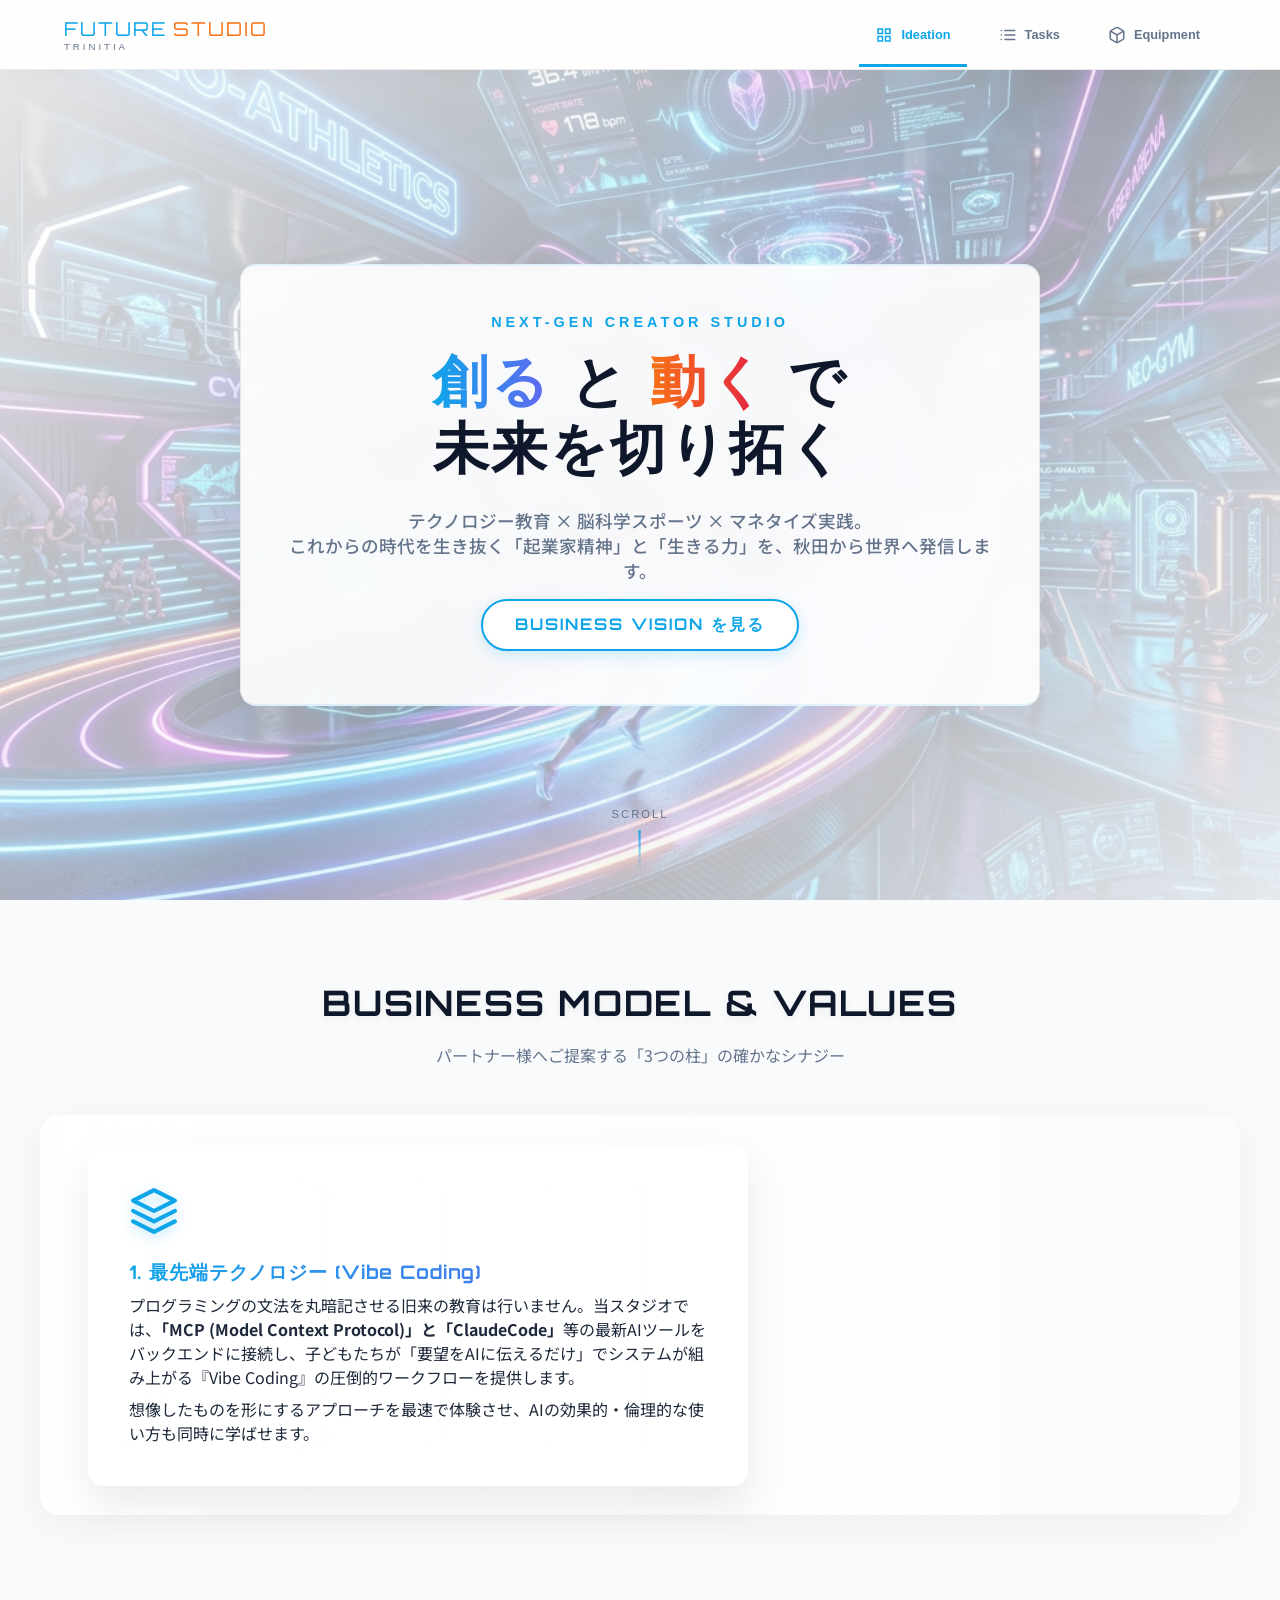
<file: index_preview.html>
<!DOCTYPE html>
<html lang="ja">
<head>
  <meta charset="UTF-8">
  <meta name="viewport" content="width=device-width, initial-scale=1.0">
  <title>Future Studio Trinitia</title>
  <meta name="description" content="事業構想・運営管理ポータル。次世代型スタジオの教育価値とビジネスモデルを提示します。">
  <!-- Fonts -->
  <link rel="preconnect" href="https://fonts.googleapis.com">
  <link rel="preconnect" href="https://fonts.gstatic.com" crossorigin>
  <link href="https://fonts.googleapis.com/css2?family=Noto+Sans+JP:wght@300;400;500;700;900&family=Orbitron:wght@700;900&family=Syncopate:wght@700&display=swap" rel="stylesheet">
  <!-- CSS -->
  <link rel="stylesheet" href="style.css">
</head>
<body class="light-theme">
  <!-- 背景パーティクル等キャンバス -->
  <canvas id="ambientCanvas"></canvas>

  <!-- ナビゲーションバー -->
  <nav class="glass-nav" id="topNav">
    <div class="nav-brand">
      <span class="brand-tech">FUTURE</span><span class="brand-active">STUDIO</span>
      <span class="brand-sub">TRINITIA</span>
    </div>
    
    <div class="nav-tabs" id="mainTabs">
      <button class="nav-tab active" data-target="view-dashboard">
        <svg viewBox="0 0 24 24" fill="none"><path d="M4 4h6v6H4V4zm10 0h6v6h-6V4zM4 14h6v6H4v-6zm10 0h6v6h-6v-6z" stroke="currentColor" stroke-width="2"/></svg>
        <span>Ideation</span>
      </button>
      <button class="nav-tab" data-target="view-tasks">
        <svg viewBox="0 0 24 24" fill="none"><path d="M8 6h13M8 12h13M8 18h13M3 6h.01M3 12h.01M3 18h.01" stroke="currentColor" stroke-width="2" stroke-linecap="round" stroke-linejoin="round"/></svg>
        <span>Tasks</span>
      </button>
      <button class="nav-tab" data-target="view-equipment">
        <svg viewBox="0 0 24 24" fill="none"><path d="M21 16V8a2 2 0 00-1-1.73l-7-4a2 2 0 00-2 0l-7 4A2 2 0 003 8v8a2 2 0 001 1.73l7 4a2 2 0 002 0l7-4A2 2 0 0021 16z" stroke="currentColor" stroke-width="2"/><path d="M3.27 6.96L12 12.01l8.73-5.05M12 22.08V12" stroke="currentColor" stroke-width="2"/></svg>
        <span>Equipment</span>
      </button>
    </div>
    
    <button class="mobile-toggle" id="mobileToggle" aria-label="モバイルメニュー連携">
      <span></span><span></span><span></span>
    </button>
  </nav>

  <!-- コンテンツ領域 -->
  <main class="main-container">

    <!-- ============================================== -->
    <!-- VIEW: 1. Dashboard (Ideation & Presentation) -->
    <!-- ============================================== -->
    <section id="view-dashboard" class="view-section active">
      
      <!-- HERO -->
      <div class="hero flex-center" style="background-image: url('images/hero_main_bg.png');">
        <div class="hero-overlay"></div>
        <div class="glass-card hero-content text-center stagger-anim" style="padding: 3rem;">
          <p class="hero-tagline">NEXT-GEN CREATOR STUDIO</p>
          <h1 class="hero-title">
            <span class="gradient-tech">創る</span> と <span class="gradient-sports">動く</span> で<br>
            未来を切り拓く
          </h1>
          <p class="hero-desc">テクノロジー教育 × 脳科学スポーツ × マネタイズ実践。<br>これからの時代を生き抜く「起業家精神」と「生きる力」を、秋田から世界へ発信します。</p>
          <a href="#vision" class="btn btn-glow mt-2">BUSINESS VISION を見る</a>
        </div>
        <div class="scroll-indicator">
          <span>SCROLL</span>
          <div class="line"></div>
        </div>
      </div>

      <!-- VISION: Core Values -->
      <div class="container section-padding" id="vision">
        <div class="section-header text-center mb-4">
          <h2 class="h2-cyber">BUSINESS MODEL & VALUES</h2>
          <p class="text-muted">パートナー様へご提案する「3つの柱」の確かなシナジー</p>
        </div>
        
        <!-- SECTION 1: TECH -->
        <div class="overlay-layout mb-4">
          <div class="overlay-item">
            <div class="overlay-img-wrapper">
              <!-- Using the glob to reference the latest generated image name without needing the exact timestamp suffix. I'll just use wildcard via proxy or exact name by finding it. Wait, I copied jp_main_tech_1775290273716.png to images/ without stripping suffix. 
              Let's run a small script to copy with strict names, or just use what I have. But I used 'jp_*.png'. I can just reference the base name if there's only one, wait, HTML doesn't resolve globs. I should rename them cleanly. -->
            </div>
            <div class="overlay-panel">
              <div class="value-icon glow-tech mb-3">
                <svg viewBox="0 0 24 24" fill="none"><path d="M12 2L2 7l10 5 10-5-10-5zM2 17l10 5 10-5M2 12l10 5 10-5" stroke="currentColor" stroke-width="2" stroke-linecap="round" stroke-linejoin="round"/></svg>
              </div>
              <h3 class="gradient-tech">1. 最先端テクノロジー (Vibe Coding)</h3>
              <p class="mb-2">プログラミングの文法を丸暗記させる旧来の教育は行いません。当スタジオでは、<strong>「MCP (Model Context Protocol)」と「ClaudeCode」</strong>等の最新AIツールをバックエンドに接続し、子どもたちが「要望をAIに伝えるだけ」でシステムが組み上がる『Vibe Coding』の圧倒的ワークフローを提供します。</p>
              <p>想像したものを形にするアプローチを最速で体験させ、AIの効果的・倫理的な使い方も同時に学ばせます。</p>
            </div>
          </div>
        </div>

      </div>
    </section>
  </main>
</body>
</html>
</file>
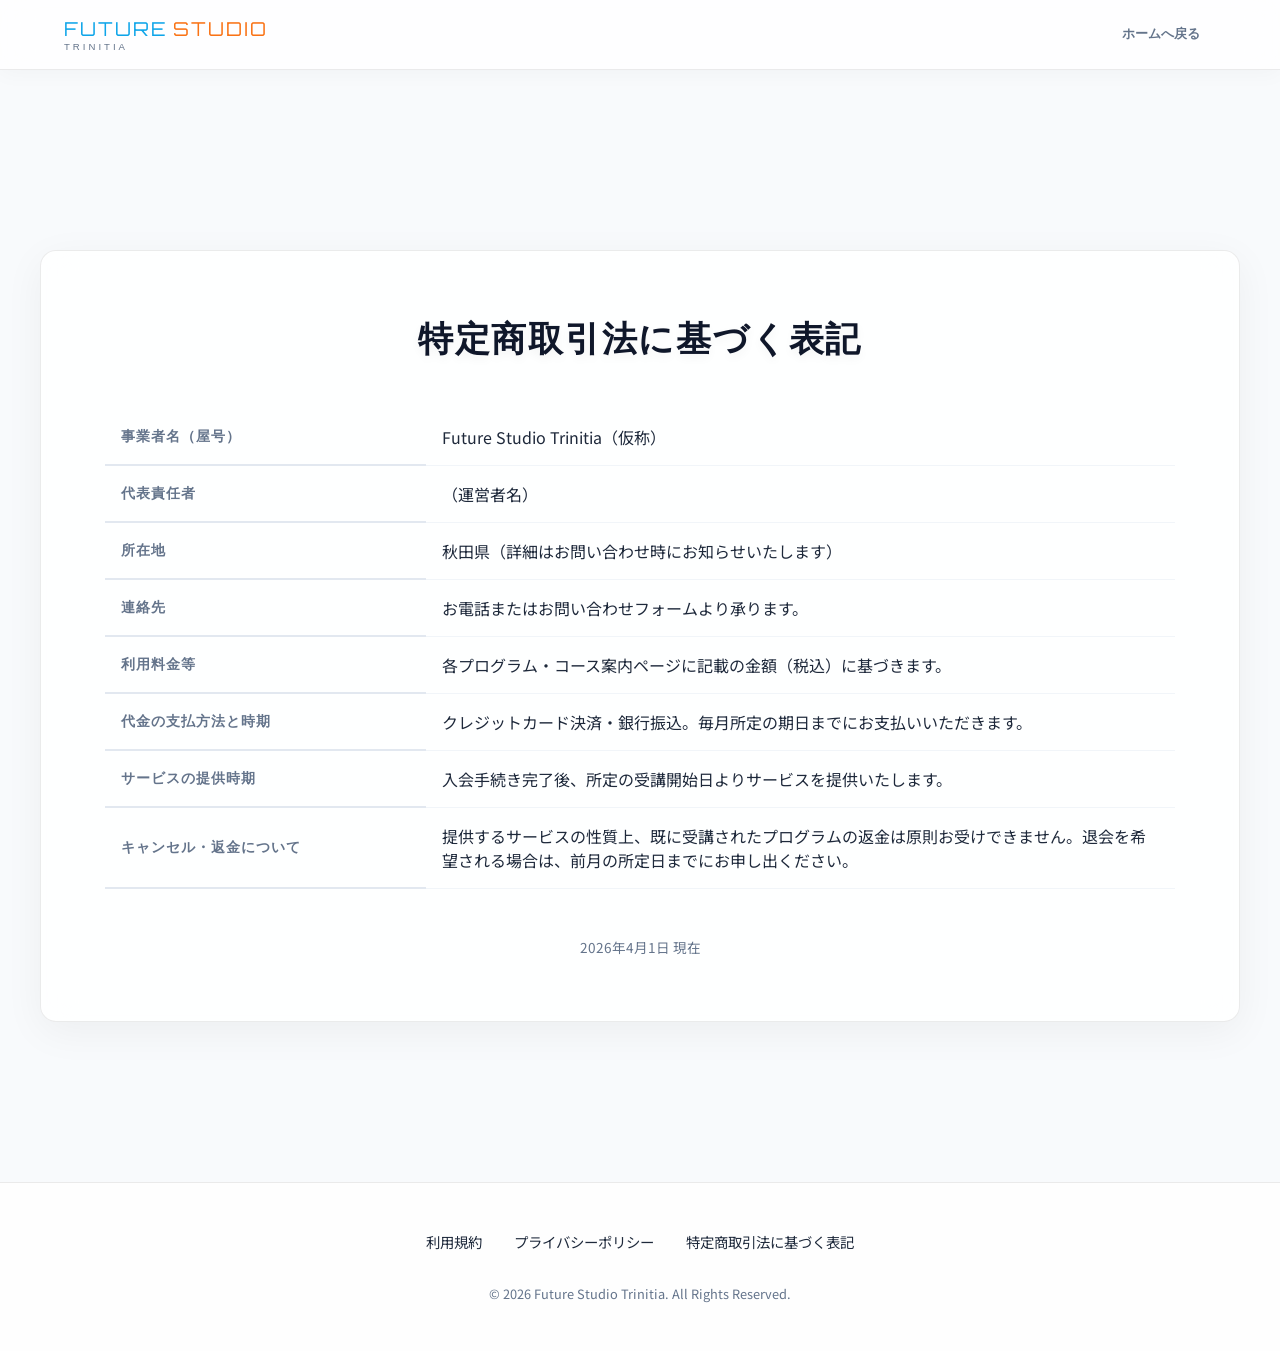
<file: law.html>
<!DOCTYPE html>
<html lang="ja">
<head>
  <meta charset="UTF-8">
  <meta name="viewport" content="width=device-width, initial-scale=1.0">
  <title>特定商取引法に基づく表記 | Future Studio Trinitia</title>
  <link href="https://fonts.googleapis.com/css2?family=Noto+Sans+JP:wght@300;400;500;700;900&family=Orbitron:wght@700;900&display=swap" rel="stylesheet">
  <link rel="stylesheet" href="style.css">
</head>
<body class="light-theme">
  <nav class="glass-nav">
    <div class="nav-brand" style="cursor:pointer;" onclick="location.href='index.html'">
      <span class="brand-tech">FUTURE</span><span class="brand-active">STUDIO</span>
      <span class="brand-sub">TRINITIA</span>
    </div>
    <div class="nav-tabs">
      <button class="nav-tab" onclick="location.href='index.html'">ホームへ戻る</button>
    </div>
  </nav>

  <main class="main-container" style="padding-top:100px;">
    <div class="container section-padding">
      <div class="glass-card" style="padding: 4rem;">
        <h1 class="h2-cyber mb-4 text-center">特定商取引法に基づく表記</h1>
        
        <table class="cyber-table w-100" style="margin-top:2rem; text-align:left;">
          <tbody>
            <tr>
              <th style="width:30%; padding:1rem;">事業者名（屋号）</th>
              <td style="padding:1rem;">Future Studio Trinitia（仮称）</td>
            </tr>
            <tr>
              <th style="padding:1rem;">代表責任者</th>
              <td style="padding:1rem;">（運営者名）</td>
            </tr>
            <tr>
              <th style="padding:1rem;">所在地</th>
              <td style="padding:1rem;">秋田県（詳細はお問い合わせ時にお知らせいたします）</td>
            </tr>
            <tr>
              <th style="padding:1rem;">連絡先</th>
              <td style="padding:1rem;">お電話またはお問い合わせフォームより承ります。</td>
            </tr>
            <tr>
              <th style="padding:1rem;">利用料金等</th>
              <td style="padding:1rem;">各プログラム・コース案内ページに記載の金額（税込）に基づきます。</td>
            </tr>
            <tr>
              <th style="padding:1rem;">代金の支払方法と時期</th>
              <td style="padding:1rem;">クレジットカード決済・銀行振込。毎月所定の期日までにお支払いいただきます。</td>
            </tr>
            <tr>
              <th style="padding:1rem;">サービスの提供時期</th>
              <td style="padding:1rem;">入会手続き完了後、所定の受講開始日よりサービスを提供いたします。</td>
            </tr>
            <tr>
              <th style="padding:1rem;">キャンセル・返金について</th>
              <td style="padding:1rem;">提供するサービスの性質上、既に受講されたプログラムの返金は原則お受けできません。退会を希望される場合は、前月の所定日までにお申し出ください。</td>
            </tr>
          </tbody>
        </table>

        <div class="text-center mt-4">
          <p class="text-muted text-sm">2026年4月1日 現在</p>
        </div>
      </div>
    </div>
  </main>

  <footer class="site-footer">
    <div class="footer-links">
      <a href="terms.html">利用規約</a>
      <a href="privacy.html">プライバシーポリシー</a>
      <a href="law.html">特定商取引法に基づく表記</a>
    </div>
    <div class="footer-copy">
      &copy; 2026 Future Studio Trinitia. All Rights Reserved.
    </div>
  </footer>
</body>
</html>
</file>
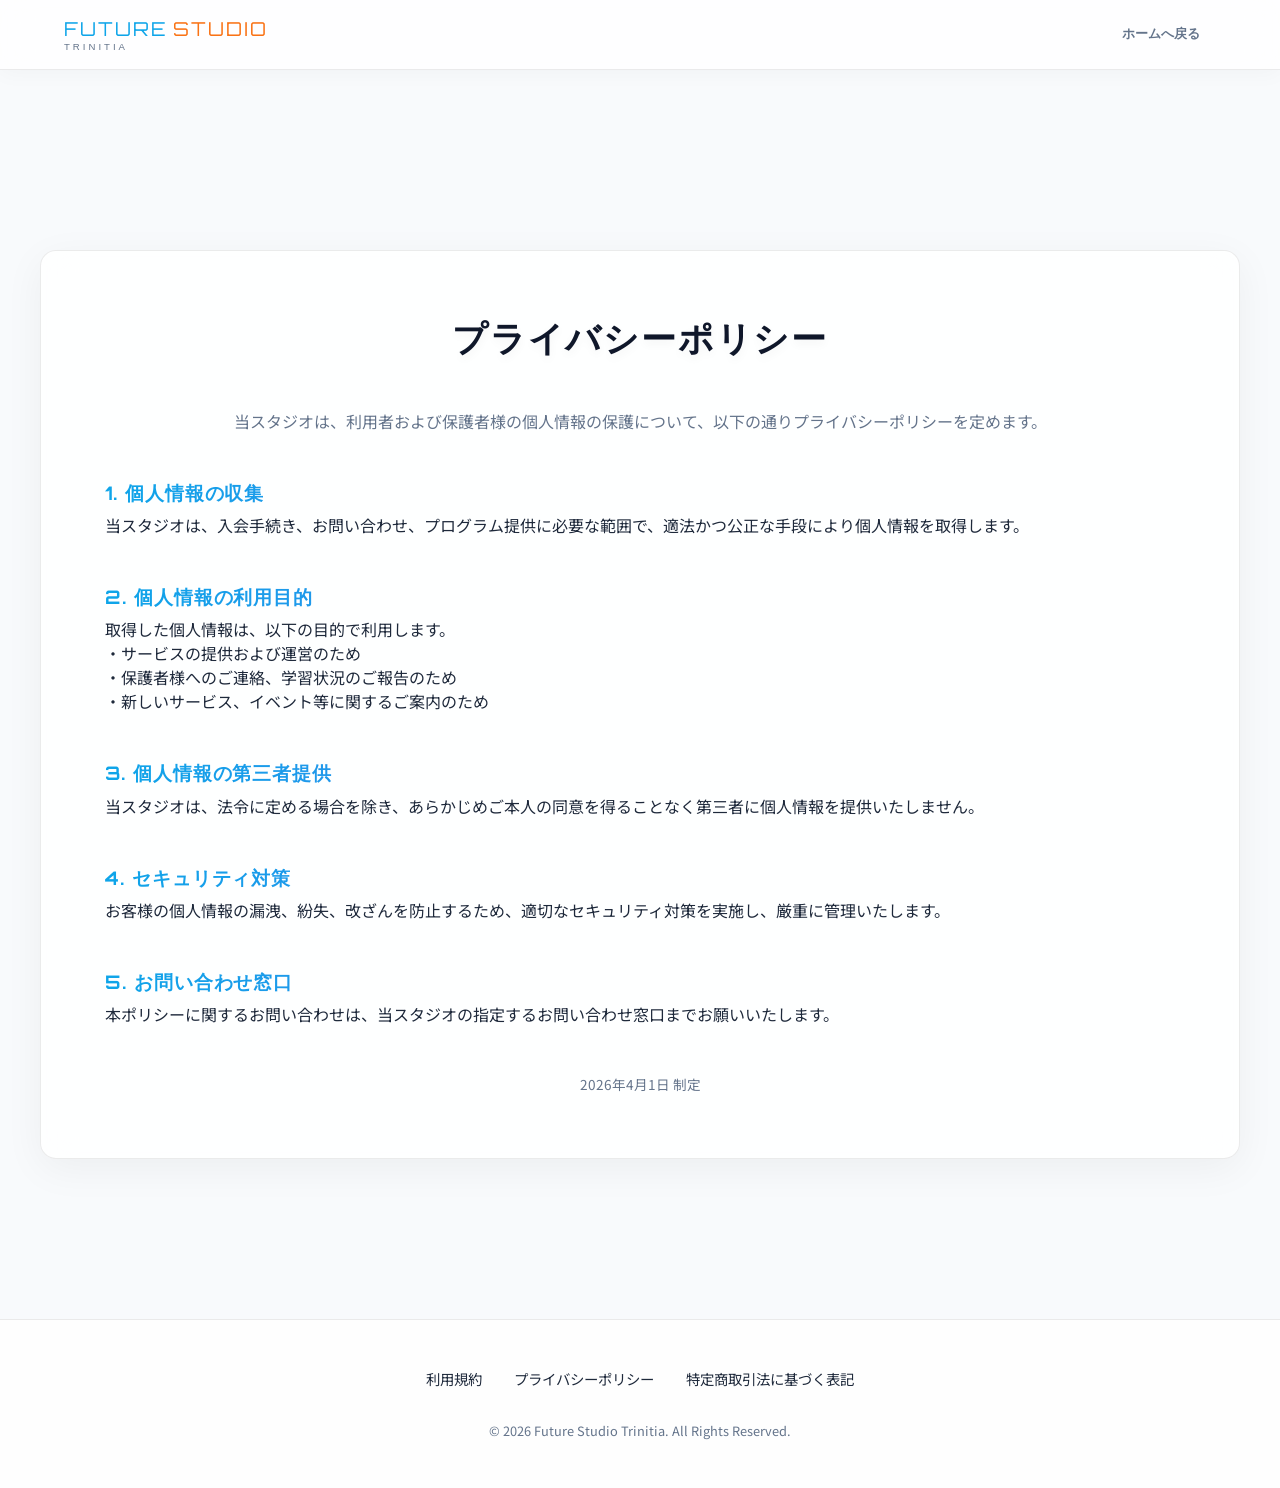
<file: privacy.html>
<!DOCTYPE html>
<html lang="ja">
<head>
  <meta charset="UTF-8">
  <meta name="viewport" content="width=device-width, initial-scale=1.0">
  <title>プライバシーポリシー | Future Studio Trinitia</title>
  <link href="https://fonts.googleapis.com/css2?family=Noto+Sans+JP:wght@300;400;500;700;900&family=Orbitron:wght@700;900&display=swap" rel="stylesheet">
  <link rel="stylesheet" href="style.css">
</head>
<body class="light-theme">
  <nav class="glass-nav">
    <div class="nav-brand" style="cursor:pointer;" onclick="location.href='index.html'">
      <span class="brand-tech">FUTURE</span><span class="brand-active">STUDIO</span>
      <span class="brand-sub">TRINITIA</span>
    </div>
    <div class="nav-tabs">
      <button class="nav-tab" onclick="location.href='index.html'">ホームへ戻る</button>
    </div>
  </nav>

  <main class="main-container" style="padding-top:100px;">
    <div class="container section-padding">
      <div class="glass-card" style="padding: 4rem;">
        <h1 class="h2-cyber mb-4 text-center">プライバシーポリシー</h1>
        <p class="mb-4 text-muted text-center">当スタジオは、利用者および保護者様の個人情報の保護について、以下の通りプライバシーポリシーを定めます。</p>

        <h3 class="mb-2 gradient-tech">1. 個人情報の収集</h3>
        <p class="mb-4">当スタジオは、入会手続き、お問い合わせ、プログラム提供に必要な範囲で、適法かつ公正な手段により個人情報を取得します。</p>
        
        <h3 class="mb-2 gradient-tech">2. 個人情報の利用目的</h3>
        <p class="mb-4">取得した個人情報は、以下の目的で利用します。<br>・サービスの提供および運営のため<br>・保護者様へのご連絡、学習状況のご報告のため<br>・新しいサービス、イベント等に関するご案内のため</p>

        <h3 class="mb-2 gradient-tech">3. 個人情報の第三者提供</h3>
        <p class="mb-4">当スタジオは、法令に定める場合を除き、あらかじめご本人の同意を得ることなく第三者に個人情報を提供いたしません。</p>

        <h3 class="mb-2 gradient-tech">4. セキュリティ対策</h3>
        <p class="mb-4">お客様の個人情報の漏洩、紛失、改ざんを防止するため、適切なセキュリティ対策を実施し、厳重に管理いたします。</p>
        
        <h3 class="mb-2 gradient-tech">5. お問い合わせ窓口</h3>
        <p class="mb-4">本ポリシーに関するお問い合わせは、当スタジオの指定するお問い合わせ窓口までお願いいたします。</p>

        <div class="text-center mt-4">
          <p class="text-muted text-sm">2026年4月1日 制定</p>
        </div>
      </div>
    </div>
  </main>

  <footer class="site-footer">
    <div class="footer-links">
      <a href="terms.html">利用規約</a>
      <a href="privacy.html">プライバシーポリシー</a>
      <a href="law.html">特定商取引法に基づく表記</a>
    </div>
    <div class="footer-copy">
      &copy; 2026 Future Studio Trinitia. All Rights Reserved.
    </div>
  </footer>
</body>
</html>
</file>
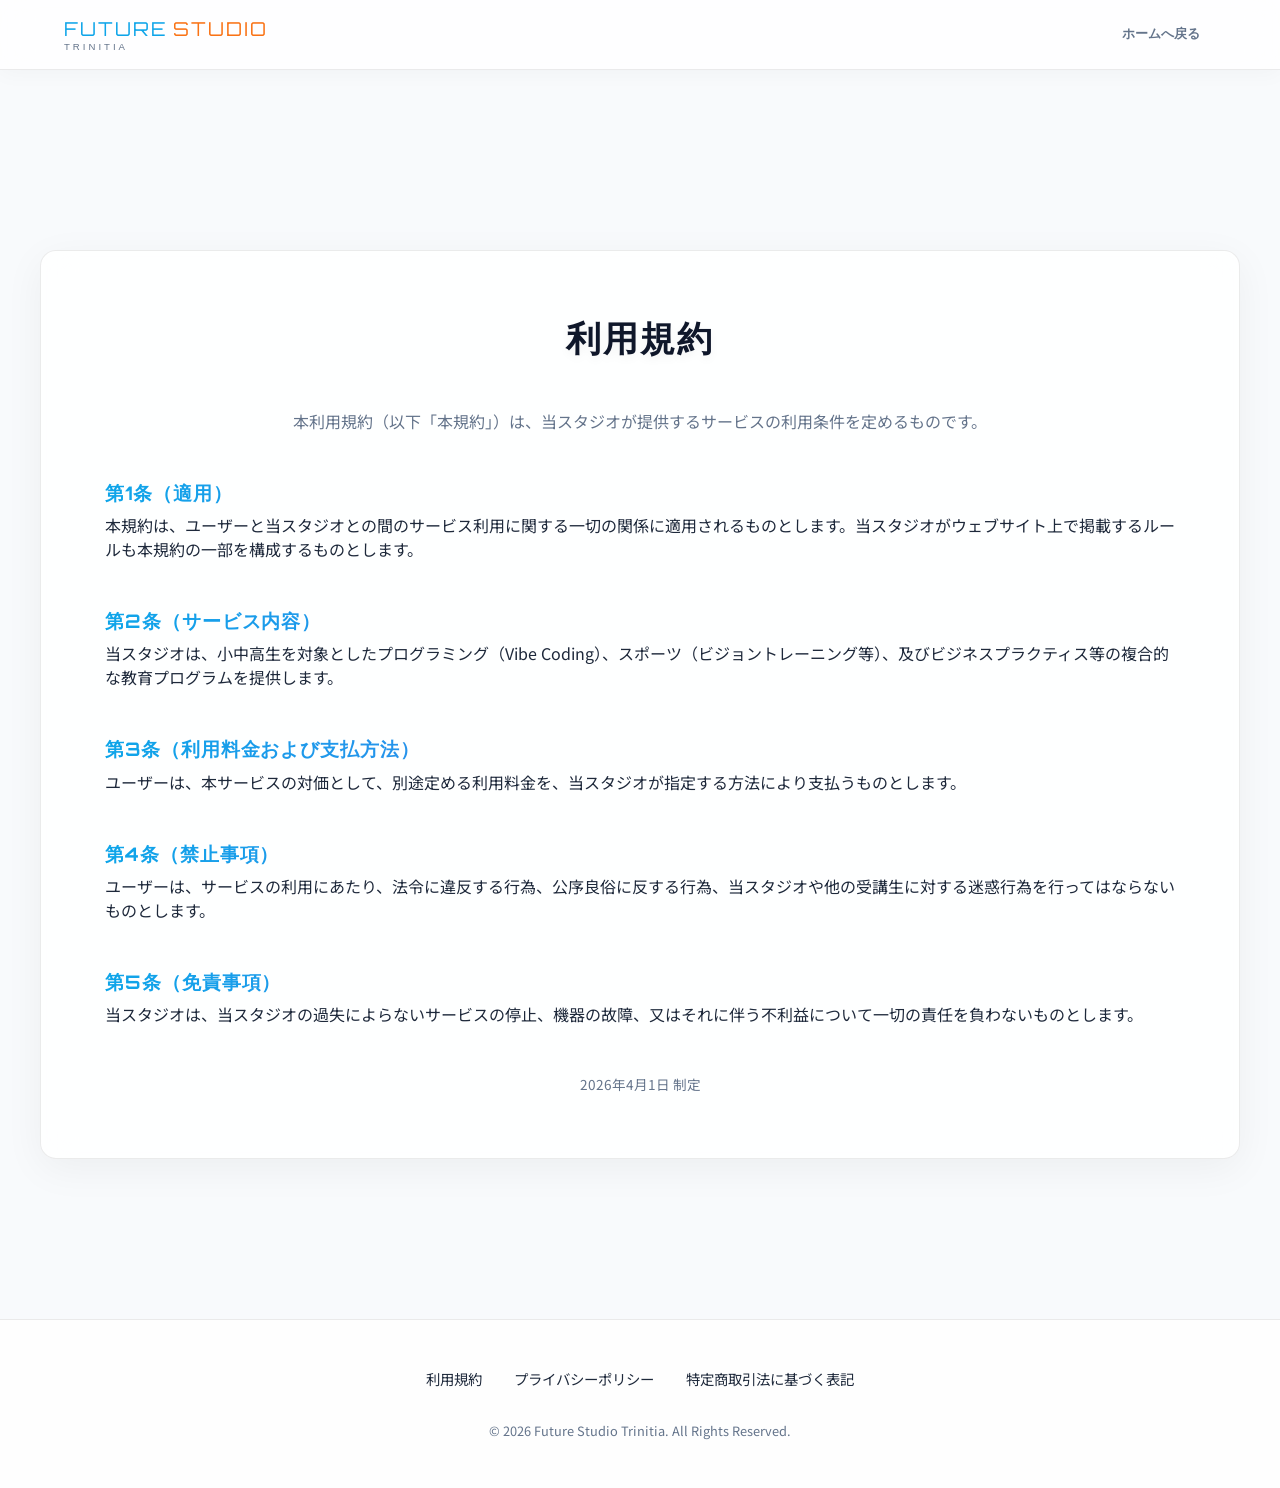
<file: terms.html>
<!DOCTYPE html>
<html lang="ja">
<head>
  <meta charset="UTF-8">
  <meta name="viewport" content="width=device-width, initial-scale=1.0">
  <title>利用規約 | Future Studio Trinitia</title>
  <link href="https://fonts.googleapis.com/css2?family=Noto+Sans+JP:wght@300;400;500;700;900&family=Orbitron:wght@700;900&display=swap" rel="stylesheet">
  <link rel="stylesheet" href="style.css">
</head>
<body class="light-theme">
  <nav class="glass-nav">
    <div class="nav-brand" style="cursor:pointer;" onclick="location.href='index.html'">
      <span class="brand-tech">FUTURE</span><span class="brand-active">STUDIO</span>
      <span class="brand-sub">TRINITIA</span>
    </div>
    <div class="nav-tabs">
      <button class="nav-tab" onclick="location.href='index.html'">ホームへ戻る</button>
    </div>
  </nav>

  <main class="main-container" style="padding-top:100px;">
    <div class="container section-padding">
      <div class="glass-card" style="padding: 4rem;">
        <h1 class="h2-cyber mb-4 text-center">利用規約</h1>
        <p class="mb-4 text-muted text-center">本利用規約（以下「本規約」）は、当スタジオが提供するサービスの利用条件を定めるものです。</p>

        <h3 class="mb-2 gradient-tech">第1条（適用）</h3>
        <p class="mb-4">本規約は、ユーザーと当スタジオとの間のサービス利用に関する一切の関係に適用されるものとします。当スタジオがウェブサイト上で掲載するルールも本規約の一部を構成するものとします。</p>
        
        <h3 class="mb-2 gradient-tech">第2条（サービス内容）</h3>
        <p class="mb-4">当スタジオは、小中高生を対象としたプログラミング（Vibe Coding）、スポーツ（ビジョントレーニング等）、及びビジネスプラクティス等の複合的な教育プログラムを提供します。</p>

        <h3 class="mb-2 gradient-tech">第3条（利用料金および支払方法）</h3>
        <p class="mb-4">ユーザーは、本サービスの対価として、別途定める利用料金を、当スタジオが指定する方法により支払うものとします。</p>

        <h3 class="mb-2 gradient-tech">第4条（禁止事項）</h3>
        <p class="mb-4">ユーザーは、サービスの利用にあたり、法令に違反する行為、公序良俗に反する行為、当スタジオや他の受講生に対する迷惑行為を行ってはならないものとします。</p>
        
        <h3 class="mb-2 gradient-tech">第5条（免責事項）</h3>
        <p class="mb-4">当スタジオは、当スタジオの過失によらないサービスの停止、機器の故障、又はそれに伴う不利益について一切の責任を負わないものとします。</p>

        <div class="text-center mt-4">
          <p class="text-muted text-sm">2026年4月1日 制定</p>
        </div>
      </div>
    </div>
  </main>

  <footer class="site-footer">
    <div class="footer-links">
      <a href="terms.html">利用規約</a>
      <a href="privacy.html">プライバシーポリシー</a>
      <a href="law.html">特定商取引法に基づく表記</a>
    </div>
    <div class="footer-copy">
      &copy; 2026 Future Studio Trinitia. All Rights Reserved.
    </div>
  </footer>
</body>
</html>
</file>
<file: style.css>
/* ========================================
   Future Studio Trinitia
   Premium Light Dashboard Theme
   ======================================== */

:root {
  /* Colors - Light Theme */
  --bg-base: #f8fafc;
  --bg-surface: rgba(255, 255, 255, 0.85);
  --bg-surface-hover: rgba(255, 255, 255, 1);
  
  --text-main: #1e293b;
  --text-muted: #64748b;
  
  --color-tech: #0ea5e9;      /* Bright Cyan/Blue */
  --color-sports: #f97316;    /* Bright Orange */
  --color-biz: #eab308;       /* Gold/Yellow */
  
  --color-hybrid: #10b981;

  --color-success: #10b981;
  --color-warning: #f59e0b;
  --color-danger: #ef4444;

  /* Glassmorphism - Light */
  --glass-border: rgba(0, 0, 0, 0.08);
  --glass-blur: blur(16px);

  /* Fonts */
  --font-base: 'Noto Sans JP', sans-serif;
  --font-display: 'Orbitron', sans-serif;
  --font-accent: 'Syncopate', sans-serif;
}

* {
  box-sizing: border-box;
  margin: 0;
  padding: 0;
}

html {
  scroll-behavior: smooth;
  font-family: var(--font-base);
  color: var(--text-main);
  background-color: var(--bg-base);
  overflow-x: hidden;
  transition: background-color 0.8s ease;
}

body {
  min-height: 100vh;
  display: flex;
  flex-direction: column;
}

/* --- Canvas Background --- */
#ambientCanvas {
  position: fixed;
  top: 0;
  left: 0;
  width: 100vw;
  height: 100vh;
  z-index: -1;
  pointer-events: none;
}

/* --- Typography --- */
h1, h2, h3, h4 {
  font-family: var(--font-display);
  letter-spacing: 0.05em;
  margin-bottom: 0.5em;
  line-height: 1.3;
  color: #0f172a;
}

.h2-cyber {
  font-size: 2.2rem;
  text-transform: uppercase;
  text-shadow: 0 4px 10px rgba(0,0,0,0.05);
}

.text-muted { color: var(--text-muted); }
.text-sm { font-size: 0.85rem; }
.text-center { text-align: center; }

.gradient-tech { background: linear-gradient(90deg, #0ea5e9, #6366f1); -webkit-background-clip: text; background-clip: text; color: transparent; }
.gradient-sports { background: linear-gradient(90deg, #f97316, #e11d48); -webkit-background-clip: text; background-clip: text; color: transparent; }
.gradient-biz { background: linear-gradient(90deg, #eab308, #d97706); -webkit-background-clip: text; background-clip: text; color: transparent; }
.gradient-hybrid { background: linear-gradient(90deg, #10b981, #0ea5e9); -webkit-background-clip: text; background-clip: text; color: transparent; }

/* --- Layout Utils --- */
.container {
  max-width: 1200px;
  margin: 0 auto;
  padding: 0 5%;
}

.section-padding { padding: 5rem 0; }
.mb-2 { margin-bottom: 0.5rem; }
.mb-3 { margin-bottom: 1.5rem; }
.mb-4 { margin-bottom: 3rem; }
.mt-2 { margin-top: 1rem; }
.mt-4 { margin-top: 3rem; }
.w-100 { width: 100%; }

.flex-center { display: flex; align-items: center; justify-content: center; }
.flex-between { display: flex; align-items: center; justify-content: space-between; flex-wrap: wrap; gap: 1rem; }

.grid { display: grid; gap: 2rem; }
.grid-2 { grid-template-columns: repeat(auto-fit, minmax(400px, 1fr)); }
.grid-3 { grid-template-columns: repeat(auto-fit, minmax(300px, 1fr)); }

/* --- Glassmorphism UI --- */
.glass-nav {
  position: fixed;
  top: 0; left: 0; right: 0;
  height: 70px;
  background: rgba(255, 255, 255, 0.8);
  backdrop-filter: var(--glass-blur);
  border-bottom: 1px solid var(--glass-border);
  display: flex;
  align-items: center;
  justify-content: space-between;
  padding: 0 5%;
  z-index: 1000;
  box-shadow: 0 4px 20px rgba(0,0,0,0.03);
}

.nav-brand {
  font-family: var(--font-display);
  font-size: 1.2rem;
  letter-spacing: 2px;
}
.brand-tech { color: var(--color-tech); }
.brand-active { color: var(--color-sports); margin-left: 5px; }
.brand-sub { font-family: var(--font-accent); font-size: 0.6rem; color: var(--text-muted); display: block; letter-spacing: 3px; }

.nav-tabs {
  display: flex;
  gap: 1rem;
}

.nav-dropdown {
  position: relative;
  display: inline-block;
}

.dropdown-content {
  display: none;
  position: absolute;
  top: 100%;
  left: 50%;
  transform: translateX(-50%);
  background: rgba(255, 255, 255, 0.95);
  backdrop-filter: blur(20px);
  min-width: 180px;
  box-shadow: 0 10px 40px rgba(0,0,0,0.1);
  border-radius: 12px;
  padding: 0.5rem;
  z-index: 100;
  border: 1px solid rgba(255,255,255,0.8);
}

.nav-dropdown:hover .dropdown-content {
  display: flex;
  flex-direction: column;
}

.dropdown-item {
  padding: 0.8rem 1rem;
  text-decoration: none;
  color: var(--text-main);
  font-size: 0.9rem;
  font-weight: 500;
  border-radius: 8px;
  transition: all 0.2s;
  white-space: nowrap;
  display: flex;
  align-items: center;
  gap: 0.5rem;
}

.dropdown-item:hover {
  background: rgba(0,180,255,0.1);
  color: var(--primary);
}

.nav-tab {
  background: none;
  border: none;
  color: var(--text-muted);
  font-family: var(--font-accent);
  font-size: 0.8rem;
  padding: 0.5rem 1rem;
  cursor: pointer;
  display: flex;
  align-items: center;
  gap: 0.5rem;
  position: relative;
  transition: 0.3s;
  font-weight: 700;
}

.nav-tab svg { width: 18px; height: 18px; }

.nav-tab:hover { color: var(--text-main); }
.nav-tab.active {
  color: var(--color-tech);
}

.nav-tab::after {
  content: '';
  position: absolute;
  bottom: -15px; left: 0; width: 100%; height: 3px;
  background: var(--color-tech);
  transform: scaleX(0);
  transition: transform 0.3s ease;
}
.nav-tab.active::after { transform: scaleX(1); }

.mobile-toggle { display: none; }

.glass-card {
  background: var(--bg-surface);
  backdrop-filter: var(--glass-blur);
  border: 1px solid var(--glass-border);
  border-radius: 16px;
  padding: 2rem;
  box-shadow: 0 10px 40px rgba(0,0,0,0.05);
}

.hover-lift {
  transition: transform 0.3s ease, box-shadow 0.3s ease;
}
.hover-lift:hover {
  transform: translateY(-5px);
  box-shadow: 0 15px 40px rgba(14, 165, 233, 0.15);
  border-color: rgba(14, 165, 233, 0.2);
}

/* --- Views Management --- */
.main-container {
  margin-top: 70px;
  flex: 1;
  position: relative;
}

.view-section {
  display: none;
  animation: fadeIn 0.4s ease forwards;
}

.view-section.active {
  display: block;
}

@keyframes fadeIn {
  from { opacity: 0; transform: translateY(10px); }
  to { opacity: 1; transform: translateY(0); }
}

/* --- HERO --- */
.hero {
  height: calc(100vh - 70px);
  position: relative;
  background-size: cover;
  background-position: center;
  overflow: hidden;
}

.hero-overlay {
  position: absolute;
  inset: 0;
  background: linear-gradient(135deg, rgba(255,255,255,0.9) 0%, rgba(248,250,252,0.6) 50%, rgba(241,245,249,0.95) 100%);
}

.hero-content {
  position: relative;
  z-index: 2;
  max-width: 800px;
  border-top: 2px solid rgba(14,165,233,0.1);
  border-bottom: 2px solid rgba(14,165,233,0.1);
  background: rgba(255, 255, 255, 0.9);
}

.hero-tagline {
  font-family: var(--font-accent);
  color: var(--color-tech);
  letter-spacing: 4px;
  font-size: 0.9rem;
  margin-bottom: 1rem;
  font-weight: 700;
}

.hero-title {
  font-size: 3.5rem;
  line-height: 1.2;
}

.hero-desc {
  font-size: 1.1rem;
  color: var(--text-muted);
  margin-top: 1rem;
  font-weight: 500;
}

.btn-glow {
  display: inline-block;
  background: #fff;
  color: var(--color-tech);
  font-family: var(--font-display);
  text-decoration: none;
  padding: 0.8rem 2rem;
  border: 2px solid var(--color-tech);
  border-radius: 30px;
  text-transform: uppercase;
  letter-spacing: 2px;
  position: relative;
  overflow: hidden;
  transition: 0.3s;
  box-shadow: 0 4px 15px rgba(14, 165, 233, 0.2);
  cursor: pointer;
  font-weight: 700;
}

.btn-glow:hover {
  background: var(--color-tech);
  color: #fff;
  box-shadow: 0 8px 25px rgba(14, 165, 233, 0.4);
}

.scroll-indicator {
  position: absolute;
  bottom: 30px;
  left: 50%;
  transform: translateX(-50%);
  display: flex;
  flex-direction: column;
  align-items: center;
  gap: 10px;
  font-family: var(--font-accent);
  font-size: 0.7rem;
  letter-spacing: 2px;
  color: var(--text-muted);
}

.scroll-indicator .line {
  width: 2px;
  height: 40px;
  background: linear-gradient(to bottom, var(--color-tech), transparent);
  animation: scrollDown 1.5s infinite;
}

@keyframes scrollDown {
  0% { transform: scaleY(0); transform-origin: top; }
  50% { transform: scaleY(1); transform-origin: top; }
  51% { transform: scaleY(1); transform-origin: bottom; }
  100% { transform: scaleY(0); transform-origin: bottom; }
}

/* --- VISION CARDS & CATALOG --- */
.value-icon {
  width: 50px;
  height: 50px;
  margin-bottom: 1.5rem;
}

.glow-tech { color: var(--color-tech); filter: drop-shadow(0 4px 6px rgba(14,165,233,0.3)); }
.glow-sports { color: var(--color-sports); filter: drop-shadow(0 4px 6px rgba(249,115,22,0.3)); }
.glow-biz { color: var(--color-biz); filter: drop-shadow(0 4px 6px rgba(234,179,8,0.3)); }

.catalog-section {
  margin-top: 2rem;
  border-top: 1px dashed var(--glass-border);
  padding-top: 2rem;
}

/* --- OVERLAY CARD LAYOUT (VISION) --- */
.overlay-layout {
  display: flex;
  flex-direction: column;
  gap: 5rem;
}

.overlay-item {
  position: relative;
  width: 100%;
  min-height: 400px;
  display: flex;
  align-items: center;
  justify-content: flex-start;
  margin-bottom: 2rem;
}

.overlay-item.reverse {
  justify-content: flex-end;
}

.overlay-img-wrapper {
  position: absolute;
  top: 0; left: 0; right: 0; bottom: 0;
  border-radius: 20px;
  overflow: hidden;
  box-shadow: 0 10px 40px rgba(0,0,0,0.05);
}

.overlay-img-wrapper::after {
  content: '';
  position: absolute;
  inset: 0;
  background: linear-gradient(90deg, rgba(255,255,255,0.9) 0%, rgba(255,255,255,0.4) 100%);
}

.overlay-item.reverse .overlay-img-wrapper::after {
  background: linear-gradient(-90deg, rgba(255,255,255,0.9) 0%, rgba(255,255,255,0.4) 100%);
}

.glow-img {
  width: 100%;
  height: 100%;
  object-fit: cover;
  display: block;
}

.overlay-panel {
  position: relative;
  z-index: 2;
  background: rgba(255, 255, 255, 0.85);
  backdrop-filter: blur(20px);
  border: 1px solid rgba(255,255,255,0.8);
  border-radius: 16px;
  padding: 2.5rem;
  max-width: 55%;
  margin: 0 3rem;
  box-shadow: 0 20px 40px rgba(0,0,0,0.08);
}

.catalog-grid {
  display: grid;
  grid-template-columns: repeat(auto-fit, minmax(280px, 1fr));
  gap: 2rem;
}

/* Roadmap: 5 step cards laid out evenly */
.roadmap-grid {
  display: grid;
  grid-template-columns: repeat(5, 1fr);
  gap: 1.25rem;
  align-items: stretch;
}
.roadmap-grid > .catalog-item {
  display: flex;
  flex-direction: column;
  justify-content: flex-start;
  padding: 1.5rem 1rem;
}
@media (max-width: 1180px) {
  .roadmap-grid { grid-template-columns: repeat(3, 1fr); }
}
@media (max-width: 720px) {
  .roadmap-grid { grid-template-columns: repeat(2, 1fr); }
}
@media (max-width: 480px) {
  .roadmap-grid { grid-template-columns: 1fr; }
}

.catalog-grid.justify-center {
  display: flex;
  flex-wrap: wrap;
  justify-content: center;
}
.catalog-grid.justify-center .catalog-item {
  width: calc(33.333% - 1.5rem);
  min-width: 280px;
}

@media (max-width: 1024px) {
  .catalog-grid.justify-center .catalog-item { width: calc(50% - 1.5rem); }
}
@media (max-width: 768px) {
  .catalog-grid.justify-center .catalog-item { width: 100%; margin-bottom: 1rem; }
}

/* Highlight Card for spanning full row - GOAL card with gorgeous sparkle */
.catalog-grid.justify-center .catalog-item.highlight-card {
  width: 100%;
  display: flex;
  flex-direction: row;
  align-items: center;
  gap: 3rem;
  padding: 2.5rem;
  background: linear-gradient(135deg, #fffef5 0%, #fff9e6 30%, #fffdf0 60%, #f0f7ff 100%);
  border: 3px solid #ffd700;
  border-radius: 16px;
  box-shadow:
    0 0 15px rgba(255, 215, 0, 0.4),
    0 0 30px rgba(255, 140, 0, 0.2),
    0 0 60px rgba(255, 215, 0, 0.1),
    inset 0 0 20px rgba(255, 215, 0, 0.05);
  text-align: left;
  position: relative;
  overflow: hidden;
  animation: glow-pulse 3s ease-in-out infinite;
}

/* Rotating rainbow border glow */
@keyframes glow-pulse {
  0%, 100% {
    box-shadow:
      0 0 15px rgba(255, 215, 0, 0.4),
      0 0 30px rgba(255, 140, 0, 0.2),
      0 0 60px rgba(255, 215, 0, 0.1);
  }
  50% {
    box-shadow:
      0 0 20px rgba(255, 215, 0, 0.6),
      0 0 40px rgba(255, 140, 0, 0.35),
      0 0 80px rgba(255, 215, 0, 0.2),
      0 0 100px rgba(65, 105, 225, 0.1);
  }
}

/* Shimmer sweep overlay */
.catalog-grid.justify-center .catalog-item.highlight-card::before {
  content: '';
  position: absolute;
  top: 0;
  left: -100%;
  width: 60%;
  height: 100%;
  background: linear-gradient(
    90deg,
    transparent,
    rgba(255, 255, 255, 0) 20%,
    rgba(255, 255, 255, 0.6) 50%,
    rgba(255, 255, 255, 0) 80%,
    transparent
  );
  transform: skewX(-20deg);
  animation: shimmer-sweep 4s ease-in-out infinite;
  z-index: 3;
  pointer-events: none;
}

@keyframes shimmer-sweep {
  0% { left: -100%; }
  50% { left: 150%; }
  100% { left: 150%; }
}

/* Animated sparkle particles - managed by JS */

.catalog-grid.justify-center .catalog-item.highlight-card .img-wrapper,
.catalog-grid.justify-center .catalog-item.highlight-card .card-content {
  position: relative;
  z-index: 4;
}

.catalog-grid.justify-center .catalog-item.highlight-card:hover {
  transform: translateY(-5px) scale(1.01);
  box-shadow:
    0 0 25px rgba(255, 215, 0, 0.6),
    0 0 50px rgba(255, 140, 0, 0.4),
    0 0 80px rgba(255, 215, 0, 0.2);
}

.catalog-grid.justify-center .catalog-item.highlight-card .img-wrapper {
  width: 45%;
  height: 250px;
  margin-bottom: 0;
  flex-shrink: 0;
}

.catalog-grid.justify-center .catalog-item.highlight-card .card-content {
  width: 55%;
}

.catalog-grid.justify-center .catalog-item.highlight-card h4 {
  font-size: 1.5rem;
  margin-bottom: 1rem;
}

@media (max-width: 768px) {
  .catalog-grid.justify-center .catalog-item.highlight-card {
    flex-direction: column;
    text-align: center;
    padding: 1.5rem;
  }
  .catalog-grid.justify-center .catalog-item.highlight-card .img-wrapper,
  .catalog-grid.justify-center .catalog-item.highlight-card .card-content {
    width: 100%;
  }
}

.catalog-item {
  background: #fff;
  border: 1px solid var(--glass-border);
  border-radius: 12px;
  padding: 1.5rem;
  box-shadow: 0 4px 15px rgba(0,0,0,0.02);
  transition: 0.3s;
  display: flex;
  flex-direction: column;
  gap: 1rem;
}

.catalog-item:hover {
  transform: translateY(-3px);
  box-shadow: 0 8px 25px rgba(0,0,0,0.08);
  border-color: rgba(14,165,233,0.2);
}

.catalog-item .img-wrapper {
  width: 100%;
  height: 140px;
  border-radius: 8px;
  overflow: hidden;
  background: #f1f5f9;
}

.catalog-item img {
  width: 100%;
  height: 100%;
  object-fit: cover;
}

.catalog-item h4 {
  font-size: 1.1rem;
  margin-bottom: 0.2rem;
  color: var(--text-main);
  display: flex;
  align-items: center;
  gap: 0.5rem;
}

.catalog-item p {
  font-size: 0.9rem;
  color: var(--text-muted);
  line-height: 1.5;
}

/* Card Image Wrapper (for Hybrid, Zone, Pricing cards) */
.card-img-wrapper {
  width: 100%;
  height: 140px;
  border-radius: 8px;
  overflow: hidden;
  background: #f1f5f9;
  margin-bottom: 1rem;
}
.card-img-wrapper img {
  width: 100%;
  height: 100%;
  object-fit: cover;
  transition: transform 0.4s ease;
}
.hybrid-value-card:hover .card-img-wrapper img,
.zone-card:hover .card-img-wrapper img,
.pricing-card:hover .card-img-wrapper img {
  transform: scale(1.05);
}

.badge-tech {
  background: rgba(14, 165, 233, 0.1);
  color: var(--color-tech);
  border: 1px solid rgba(14, 165, 233, 0.2);
  padding: 0.2rem 0.6rem;
  border-radius: 20px;
  font-size: 0.75rem;
  font-weight: bold;
}

.badge-sports {
  background: rgba(249, 115, 22, 0.1);
  color: var(--color-sports);
  border: 1px solid rgba(249, 115, 22, 0.2);
  padding: 0.2rem 0.6rem;
  border-radius: 20px;
  font-size: 0.75rem;
  font-weight: bold;
}

.badge-biz {
  background: rgba(234, 179, 8, 0.1);
  color: var(--color-biz);
  border: 1px solid rgba(234, 179, 8, 0.2);
  padding: 0.2rem 0.6rem;
  border-radius: 20px;
  font-size: 0.75rem;
  font-weight: bold;
}


/* --- DASHBOARD CONTROLS (Tasks & Equip) --- */
.dashboard-stats {
  display: flex;
  gap: 1.5rem;
}

.stat-box {
  background: #fff;
  border: 1px solid var(--glass-border);
  border-radius: 12px;
  padding: 0.8rem 1.5rem;
  text-align: center;
  min-width: 100px;
  box-shadow: 0 4px 10px rgba(0,0,0,0.02);
}

.stat-box .num {
  display: block;
  font-family: var(--font-display);
  font-size: 1.8rem;
  line-height: 1;
  color: var(--text-main);
}

.stat-box .label {
  font-size: 0.7rem;
  color: var(--text-muted);
  letter-spacing: 1px;
  font-weight: 700;
}

.add-bar {
  display: flex;
  gap: 1rem;
  padding: 1.5rem;
  flex-wrap: wrap;
  background: rgba(255,255,255,0.8);
}

.cyber-input, .cyber-select {
  background: #fff;
  border: 1px solid #cbd5e1;
  color: var(--text-main);
  padding: 0.8rem 1rem;
  border-radius: 8px;
  font-family: var(--font-base);
  outline: none;
  flex: 1;
  min-width: 180px;
  transition: 0.3s;
  box-shadow: inset 0 2px 4px rgba(0,0,0,0.02);
}

.cyber-input:focus, .cyber-select:focus {
  border-color: var(--color-tech);
  box-shadow: 0 0 0 3px rgba(14, 165, 233, 0.2);
}

.short-input { min-width: 80px; flex: 0.3; }
.long-input { min-width: 250px; flex: 2; }

.filter-tabs {
  display: flex;
  gap: 0.5rem;
  flex-wrap: wrap;
}

.filter-tab {
  background: #fff;
  border: 1px solid #e2e8f0;
  color: var(--text-muted);
  padding: 0.5rem 1rem;
  border-radius: 20px;
  cursor: pointer;
  transition: 0.3s;
  font-size: 0.9rem;
  font-weight: 600;
}

.filter-tab:hover { background: #f1f5f9; color: var(--text-main); }
.filter-tab.active {
  background: var(--color-tech);
  color: #fff;
  border-color: var(--color-tech);
  box-shadow: 0 4px 10px rgba(14, 165, 233, 0.2);
}

/* --- LISTS & TABLES --- */
.custom-scroll::-webkit-scrollbar { width: 8px; height: 8px; }
.custom-scroll::-webkit-scrollbar-track { background: #f1f5f9; border-radius: 4px; }
.custom-scroll::-webkit-scrollbar-thumb { background: #cbd5e1; border-radius: 4px; }
.custom-scroll::-webkit-scrollbar-thumb:hover { background: var(--text-muted); }

/* Tasks items */
.task-item {
  display: flex;
  align-items: center;
  gap: 1rem;
  background: #fff;
  padding: 1rem 1.5rem;
  margin-bottom: 0.5rem;
  border-radius: 12px;
  border: 1px solid #e2e8f0;
  transition: 0.3s;
  box-shadow: 0 2px 4px rgba(0,0,0,0.02);
}

.task-item:hover { border-color: var(--color-tech); box-shadow: 0 4px 12px rgba(14,165,233,0.1); }

.task-name { flex: 1; font-weight: 500; }
.task-item.status-done .task-name { text-decoration: line-through; color: var(--text-muted); }

.badge {
  padding: 0.3rem 0.8rem;
  border-radius: 20px;
  font-size: 0.75rem;
  font-weight: 700;
  letter-spacing: 1px;
}

.badge-cat { background: #f1f5f9; color: var(--text-muted); border: 1px solid #e2e8f0; }

.status-btn {
  background: transparent; border: 2px solid; border-radius: 20px;
  padding: 0.3rem 0.8rem; font-size: 0.8rem; cursor: pointer; color: inherit;
  font-weight: bold; background: #fff;
}
.btn-todo { border-color: #cbd5e1; color: var(--text-muted); }
.btn-prog { border-color: var(--color-warning); color: var(--color-warning); }
.btn-done { border-color: var(--color-success); color: var(--color-success); }

.delete-btn {
  background: transparent; border: none; color: #cbd5e1; padding: 0.2rem; cursor: pointer; font-size: 1.2rem; font-weight: bold;
}
.delete-btn:hover { color: var(--color-danger); }

/* Table */
.table-container { overflow-x: auto; background: #fff; border-radius: 12px; border: 1px solid #e2e8f0; padding: 1rem; }
.cyber-table {
  border-collapse: collapse;
  width: 100%;
}
.cyber-table th {
  text-align: left; padding: 1rem; color: var(--text-muted); font-family: var(--font-display);
  font-size: 0.85rem; letter-spacing: 1px; border-bottom: 2px solid #e2e8f0;
}
.cyber-table td {
  padding: 1rem; border-bottom: 1px solid #f1f5f9;
}
.cyber-table tr:hover td { background: #f8fafc; }

.cyber-table tr td:first-child { font-weight: 700; color: var(--text-main); }

/* In-line edit input */
.edit-cell {
  background: transparent; border: 1px dashed #cbd5e1; color: var(--text-main); width: 100%; padding: 0.4rem; border-radius: 4px;
}
.edit-cell:focus { border-color: var(--color-tech); background: #fff; box-shadow: 0 0 0 2px rgba(14,165,233,0.1); outline: none; border-style: solid; }

/* Footer Styles */
.site-footer {
  background: var(--bg-surface);
  border-top: 1px solid var(--glass-border);
  padding: 3rem 1rem;
  margin-top: 5rem;
  text-align: center;
}
.footer-links {
  display: flex;
  justify-content: center;
  gap: 2rem;
  margin-bottom: 2rem;
  flex-wrap: wrap;
}
.footer-links a {
  color: var(--text-main);
  text-decoration: none;
  font-size: 0.9rem;
  transition: color 0.3s;
}
.footer-links a:hover {
  color: var(--primary);
}
.footer-copy {
  color: var(--text-muted);
  font-size: 0.8rem;
}

/* Responsive */
@media (max-width: 768px) {
  .nav-tabs { 
    display: none; 
    flex-direction: column;
    position: absolute;
    top: 70px;
    left: 0;
    width: 100%;
    background: rgba(255,255,255,0.95);
    padding: 1rem;
    box-shadow: 0 10px 20px rgba(0,0,0,0.1);
  }
  .nav-tabs.show { display: flex; }
  .mobile-toggle {
    display: flex; flex-direction: column; gap: 5px; background: none; border: none; cursor: pointer; z-index: 1001;
  }
  .mobile-toggle span { width: 25px; height: 3px; background: var(--text-main); border-radius: 2px; transition: all 0.3s ease; transform-origin: left center; }
  .mobile-toggle.open span:nth-child(1) { transform: rotate(45deg) translate(0, -1px); }
  .mobile-toggle.open span:nth-child(2) { opacity: 0; }
  .mobile-toggle.open span:nth-child(3) { transform: rotate(-45deg) translate(0, 1px); }
  
  .hero-title { font-size: 2rem; }
  .dashboard-stats { flex-wrap: wrap; }
  .stat-box { flex: 1; min-width: 45%; }
  .add-bar { flex-direction: column; }
  
  .overlay-item, .overlay-item.reverse {
    flex-direction: column;
  }
  .overlay-img-wrapper::after, .overlay-item.reverse .overlay-img-wrapper::after {
    background: rgba(255,255,255,0.7);
  }
  .overlay-panel {
    max-width: 90%;
    margin: 2rem auto;
  }
}

/* --- HYBRID MODEL SECTION --- */
.hybrid-values-grid {
  display: grid;
  grid-template-columns: repeat(3, 1fr);
  gap: 2rem;
  padding: 0 2rem;
}

.hybrid-value-card {
  background: rgba(255, 255, 255, 0.9);
  backdrop-filter: blur(10px);
  border: 1px solid rgba(16, 185, 129, 0.2);
  border-radius: 16px;
  padding: 2rem;
  text-align: center;
  transition: 0.3s;
}

.hybrid-value-card:hover {
  transform: translateY(-5px);
  box-shadow: 0 10px 30px rgba(16, 185, 129, 0.15);
  border-color: var(--color-hybrid);
}

.hybrid-value-icon {
  width: 48px;
  height: 48px;
  margin: 0 auto 1rem;
  color: var(--color-hybrid);
}

.hybrid-value-card h3 {
  font-size: 1.2rem;
  margin-bottom: 0.8rem;
  color: var(--color-hybrid);
}

.hybrid-value-card p {
  font-size: 0.9rem;
  color: var(--text-muted);
  line-height: 1.6;
}

/* Hybrid Diagram */
.hybrid-diagram {
  display: flex;
  align-items: center;
  justify-content: center;
  gap: 2rem;
  padding: 2rem;
}

.diagram-stage {
  background: rgba(255, 255, 255, 0.9);
  border: 2px solid rgba(16, 185, 129, 0.3);
  border-radius: 16px;
  padding: 1.5rem 2rem;
  text-align: center;
}

.diagram-label {
  font-family: var(--font-display);
  font-size: 1rem;
  color: var(--color-hybrid);
  margin-bottom: 0.8rem;
  font-weight: 700;
}

.diagram-items {
  display: flex;
  gap: 0.5rem;
  justify-content: center;
  flex-wrap: wrap;
}

.diagram-arrow {
  color: var(--color-hybrid);
  flex-shrink: 0;
}

/* Badges - Gakudo & Freeschool & Hybrid */
.badge-gakudo {
  background: rgba(249, 115, 22, 0.1);
  color: #ea580c;
  border: 1px solid rgba(249, 115, 22, 0.3);
  padding: 0.25rem 0.75rem;
  border-radius: 20px;
  font-size: 0.8rem;
  font-weight: 700;
}

.badge-freeschool {
  background: rgba(16, 185, 129, 0.1);
  color: #059669;
  border: 1px solid rgba(16, 185, 129, 0.3);
  padding: 0.25rem 0.75rem;
  border-radius: 20px;
  font-size: 0.8rem;
  font-weight: 700;
}

.badge-hybrid {
  background: rgba(14, 165, 233, 0.1);
  color: #0284c7;
  border: 1px solid rgba(14, 165, 233, 0.3);
  padding: 0.25rem 0.75rem;
  border-radius: 20px;
  font-size: 0.8rem;
  font-weight: 700;
}

/* --- TIMELINE SECTION --- */
.timeline-section {
  padding: 0 2rem;
}

.timeline-vertical {
  position: relative;
  padding-left: 3rem;
}

.timeline-vertical::before {
  content: '';
  position: absolute;
  left: 1rem;
  top: 0;
  bottom: 0;
  width: 3px;
  background: linear-gradient(to bottom, var(--color-hybrid), var(--color-tech), var(--color-sports), var(--text-muted));
  border-radius: 2px;
}

.timeline-item {
  position: relative;
  margin-bottom: 2rem;
  display: flex;
  align-items: flex-start;
  gap: 1.5rem;
}

.timeline-item::before {
  content: '';
  position: absolute;
  left: -2.25rem;
  top: 0.5rem;
  width: 14px;
  height: 14px;
  border-radius: 50%;
  background: #fff;
  border: 3px solid var(--color-hybrid);
  z-index: 1;
}

.timeline-item[data-type="freeschool"]::before { border-color: #059669; }
.timeline-item[data-type="shared"]::before { border-color: var(--color-tech); }
.timeline-item[data-type="gakudo"]::before { border-color: var(--color-sports); }
.timeline-item[data-type="staff"]::before { border-color: var(--text-muted); }

.timeline-time {
  font-family: var(--font-display);
  font-size: 0.9rem;
  color: var(--text-main);
  min-width: 120px;
  font-weight: 700;
  padding-top: 0.2rem;
}

.timeline-content {
  background: rgba(255, 255, 255, 0.9);
  border: 1px solid var(--glass-border);
  border-radius: 12px;
  padding: 1.2rem 1.5rem;
  flex: 1;
  box-shadow: 0 4px 12px rgba(0,0,0,0.03);
}

.timeline-content h4 {
  font-size: 1.1rem;
  margin: 0.5rem 0;
}

.timeline-content p {
  font-size: 0.9rem;
  color: var(--text-muted);
  line-height: 1.5;
  margin: 0;
}

/* --- SPACE ZONING GRID --- */
.zone-grid {
  display: grid;
  grid-template-columns: repeat(2, 1fr);
  gap: 1.5rem;
  padding: 0 2rem;
}

.zone-card {
  background: rgba(255, 255, 255, 0.9);
  border: 1px solid var(--glass-border);
  border-radius: 16px;
  padding: 2rem;
  text-align: center;
  transition: 0.3s;
  border-top: 4px solid transparent;
}

.zone-card:hover {
  transform: translateY(-3px);
  box-shadow: 0 8px 25px rgba(0,0,0,0.08);
}

.zone-creative { border-top-color: var(--color-tech); }
.zone-active { border-top-color: var(--color-sports); }
.zone-learning { border-top-color: var(--color-hybrid); }
.zone-community { border-top-color: var(--color-biz); }

.zone-icon {
  width: 40px;
  height: 40px;
  margin: 0 auto 1rem;
  color: var(--text-muted);
}

.zone-creative .zone-icon { color: var(--color-tech); }
.zone-active .zone-icon { color: var(--color-sports); }
.zone-learning .zone-icon { color: var(--color-hybrid); }
.zone-community .zone-icon { color: var(--color-biz); }

.zone-card h4 {
  font-size: 1.1rem;
  margin-bottom: 0.5rem;
}

.zone-card p {
  font-size: 0.85rem;
  color: var(--text-muted);
  line-height: 1.5;
}

/* --- PRICING SECTION --- */
.pricing-grid {
  display: grid;
  grid-template-columns: repeat(2, 1fr);
  gap: 2rem;
  padding: 0 2rem;
}

.pricing-card {
  background: rgba(255, 255, 255, 0.95);
  border: 1px solid var(--glass-border);
  border-radius: 16px;
  overflow: hidden;
  transition: 0.3s;
  position: relative;
  display: flex;
  flex-direction: column;
}

.pricing-card .card-img-wrapper {
  border-radius: 0;
  height: 180px;
  margin-bottom: 0;
}

.pricing-card:hover {
  transform: translateY(-5px);
  box-shadow: 0 12px 30px rgba(0,0,0,0.1);
}

.pricing-card-recommended {
  border: 2px solid var(--color-hybrid);
  box-shadow: 0 8px 25px rgba(16, 185, 129, 0.15);
}

.pricing-recommended-label {
  position: absolute;
  top: -1px;
  right: -1px;
  background: var(--color-hybrid);
  color: #fff;
  font-family: var(--font-display);
  font-size: 0.7rem;
  padding: 0.3rem 1rem;
  border-radius: 0 14px 0 12px;
  letter-spacing: 1px;
}

.pricing-header {
  padding: 1.5rem 2rem;
  text-align: center;
}

.pricing-header-gakudo {
  background: linear-gradient(135deg, rgba(249, 115, 22, 0.05) 0%, rgba(249, 115, 22, 0.1) 100%);
}

.pricing-header-freeschool {
  background: linear-gradient(135deg, rgba(16, 185, 129, 0.05) 0%, rgba(16, 185, 129, 0.1) 100%);
}

.pricing-header h3 {
  font-size: 1.4rem;
  margin: 0.8rem 0 0.5rem;
}

.pricing-header p {
  font-size: 0.85rem;
  color: var(--text-muted);
}

.pricing-body {
  padding: 1.5rem 2rem 2rem;
}

.pricing-plan {
  display: flex;
  justify-content: space-between;
  align-items: center;
  padding: 0.8rem 0;
  border-bottom: 1px solid #f1f5f9;
}

.pricing-plan:last-of-type {
  border-bottom: none;
}

.plan-name {
  font-weight: 600;
  font-size: 0.95rem;
  color: var(--text-main);
}

.plan-price {
  font-size: 0.95rem;
  color: var(--text-muted);
}

.plan-price strong {
  font-size: 1.3rem;
  color: var(--text-main);
  font-family: var(--font-display);
}

.pricing-note {
  margin-top: 1rem;
  padding-top: 1rem;
  border-top: 1px dashed #e2e8f0;
  font-size: 0.85rem;
  color: var(--text-muted);
  text-align: center;
}

/* Options Grid */
.options-grid {
  display: grid;
  grid-template-columns: repeat(2, 1fr);
  gap: 1rem;
  padding: 0 2rem;
}

.option-item {
  display: flex;
  align-items: center;
  gap: 0.8rem;
  background: rgba(255, 255, 255, 0.9);
  border: 1px solid var(--glass-border);
  border-radius: 12px;
  padding: 1rem 1.2rem;
}

.option-name {
  flex: 1;
  font-weight: 500;
  font-size: 0.9rem;
}

.option-price {
  font-family: var(--font-display);
  font-size: 0.85rem;
  color: var(--color-hybrid);
  font-weight: 700;
  white-space: nowrap;
}

/* --- RESPONSIVE: New Sections --- */
@media (max-width: 768px) {
  .hybrid-values-grid {
    grid-template-columns: 1fr;
    padding: 0 1rem;
  }

  .hybrid-diagram {
    flex-direction: column;
    padding: 1rem;
  }

  .diagram-arrow {
    transform: rotate(90deg);
  }

  .timeline-vertical {
    padding-left: 2rem;
  }

  .timeline-item {
    flex-direction: column;
    gap: 0.5rem;
  }

  .timeline-time {
    min-width: auto;
  }

  .timeline-section {
    padding: 0 1rem;
  }

  .zone-grid {
    grid-template-columns: 1fr;
    padding: 0 1rem;
  }

  .pricing-grid {
    grid-template-columns: 1fr;
    padding: 0 1rem;
  }

  .options-grid {
    grid-template-columns: 1fr;
    padding: 0 1rem;
  }
}

/* --- JS Animations --- */
.fire-text {
  color: #ff5e00;
  text-shadow: 0 0 10px #ff0000, 0 0 20px #ff6600, 0 0 30px #ffcc00;
  -webkit-text-stroke: 1.5px #cc3300;
  paint-order: stroke fill;
  animation: fire-pop 0.5s ease-out forwards, flicker 1s infinite alternate;
  display: inline-block;
  opacity: 0;
}
@keyframes fire-pop {
  0% { transform: scale(0.5) translateY(20px); opacity: 0; filter: blur(5px); }
  100% { transform: scale(1) translateY(0); opacity: 1; filter: blur(0); }
}
@keyframes flicker {
  0% { text-shadow: 0 0 10px #ff0000, 0 0 20px #ff6600, 0 0 30px #ffcc00; }
  100% { text-shadow: 0 0 5px #ff0000, 0 0 15px #ff6600, 0 0 25px #ffcc00, 0 0 40px #ff9900; }
}
</file>
